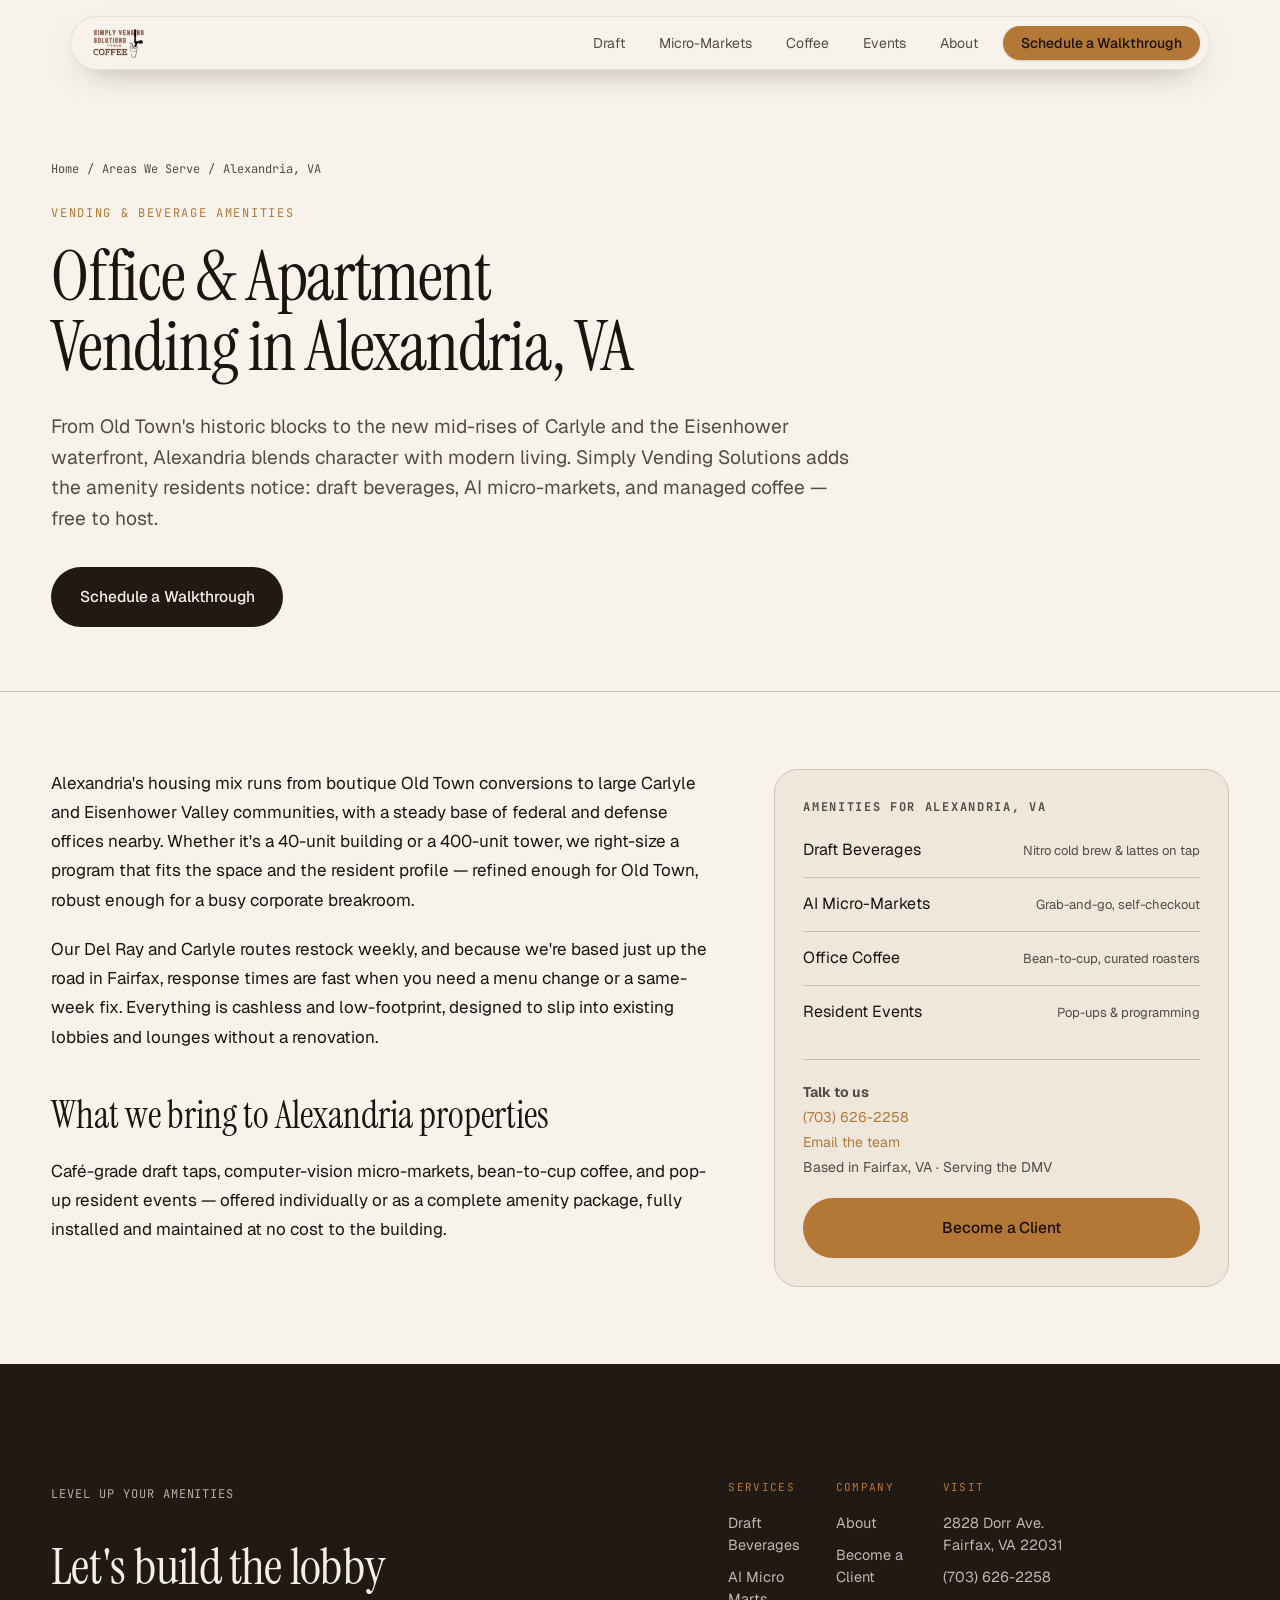
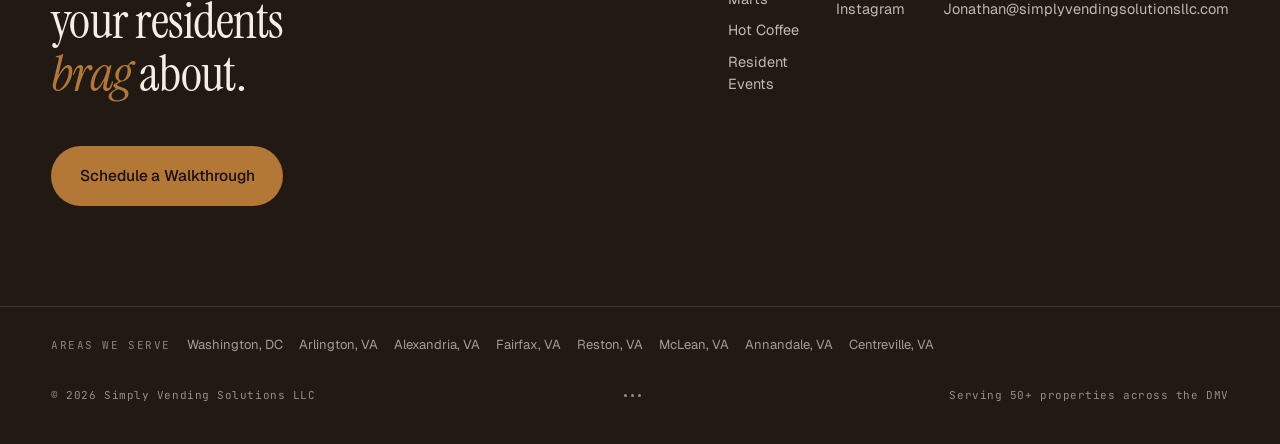
<file: vending/alexandria-va.html>
<!doctype html>
<html lang="en">
<head>
<meta charset="utf-8" />
<script>window.addEventListener("error",function(e){if(e&&e.message&&e.message.indexOf("ResizeObserver loop")!==-1){e.stopImmediatePropagation();e.preventDefault();}});</script>
<meta name="viewport" content="width=device-width, initial-scale=1" />
<meta name="theme-color" content="#f6efe4" />
<title>Office &amp; Apartment Vending in Alexandria, VA | Simply Vending Solutions</title>
<meta name="description" content="Free-to-host draft beverages, AI micro-markets, office coffee and resident events for Alexandria, VA — Old Town, Carlyle, Del Ray and the Eisenhower waterfront. Cashless, restocked weekly." />
<link rel="canonical" href="https://simplyvendingsolutionsllc.com/vending/alexandria-va.html" />
<meta name="robots" content="index, follow, max-image-preview:large, max-snippet:-1, max-video-preview:-1" />
<meta property="og:type" content="website" />
<meta property="og:site_name" content="Simply Vending Solutions" />
<meta property="og:title" content="Office &amp; Apartment Vending in Alexandria, VA | Simply Vending Solutions" />
<meta property="og:description" content="Free-to-host draft beverages, AI micro-markets, office coffee and resident events for Alexandria, VA — Old Town, Carlyle, Del Ray and the Eisenhower waterfront. Cashless, restocked weekly." />
<meta property="og:url" content="https://simplyvendingsolutionsllc.com/vending/alexandria-va.html" />
<meta property="og:image" content="https://simplyvendingsolutionsllc.com/assets/og-image.jpg" />
<meta property="og:locale" content="en_US" />
<meta name="twitter:card" content="summary_large_image" />
<meta name="twitter:title" content="Office &amp; Apartment Vending in Alexandria, VA | Simply Vending Solutions" />
<meta name="twitter:description" content="Free-to-host draft beverages, AI micro-markets, office coffee and resident events for Alexandria, VA — Old Town, Carlyle, Del Ray and the Eisenhower waterfront. Cashless, restocked weekly." />
<meta name="twitter:image" content="https://simplyvendingsolutionsllc.com/assets/og-image.jpg" />
<script type="application/ld+json">{"@context":"https://schema.org","@type":"LocalBusiness","@id":"https://simplyvendingsolutionsllc.com/#business","name":"Simply Vending Solutions LLC","image":"https://simplyvendingsolutionsllc.com/assets/og-image.jpg","logo":"https://simplyvendingsolutionsllc.com/assets/svs-logo-full-trim.png","url":"https://simplyvendingsolutionsllc.com/","email":"Jonathan@simplyvendingsolutionsllc.com","telephone":"+1-703-626-2258","priceRange":"$$","foundingDate":"2014","address":{"@type":"PostalAddress","streetAddress":"2828 Dorr Ave","addressLocality":"Fairfax","addressRegion":"VA","postalCode":"22031","addressCountry":"US"},"areaServed":[{"@type":"City","name":"Washington, DC"},{"@type":"City","name":"Arlington, VA"},{"@type":"City","name":"Alexandria, VA"},{"@type":"City","name":"Fairfax, VA"},{"@type":"City","name":"Reston, VA"},{"@type":"City","name":"McLean, VA"},{"@type":"City","name":"Annandale, VA"},{"@type":"City","name":"Centreville, VA"}],"sameAs":["https://www.instagram.com/simplyvendingsolutionsllc/"]}</script>
<script type="application/ld+json">{"@context":"https://schema.org","@type":"Service","serviceType":"Office &amp; Apartment Beverage and Vending Amenities","name":"Vending & Beverage Amenities in Alexandria, VA","description":"Free-to-host draft beverages, AI micro-markets, office coffee and resident events for Alexandria, VA — Old Town, Carlyle, Del Ray and the Eisenhower waterfront. Cashless, restocked weekly.","provider":{"@type":"LocalBusiness","@id":"https://simplyvendingsolutionsllc.com/#business","name":"Simply Vending Solutions LLC"},"areaServed":{"@type":"City","name":"Alexandria, VA"},"url":"https://simplyvendingsolutionsllc.com/vending/alexandria-va.html"}</script>
<script type="application/ld+json">{"@context":"https://schema.org","@type":"BreadcrumbList","itemListElement":[{"@type":"ListItem","position":1,"name":"Home","item":"https://simplyvendingsolutionsllc.com/"},{"@type":"ListItem","position":2,"name":"Alexandria, VA","item":"https://simplyvendingsolutionsllc.com/vending/alexandria-va.html"}]}</script>
<script async src="https://www.googletagmanager.com/gtag/js?id=G-VSLWJH6SY0"></script>
<script>window.dataLayer=window.dataLayer||[];function gtag(){dataLayer.push(arguments);}gtag('js',new Date());gtag('config','G-VSLWJH6SY0');</script>
<script>(function(){var l=document.createElement('link');l.rel='stylesheet';l.href='../assets/svs-app.css'+(location.search||'');document.head.appendChild(l);})();</script>
</head>
<body>
<header class="svs-cp-nav">
<div class="svs-cp-nav-inner">
<a href="../index.html" class="svs-cp-nav-logo" aria-label="Simply Vending Solutions — home"><img data-src="../assets/svs-logo-full-trim.png" alt="Simply Vending Solutions" /></a>
<nav class="svs-cp-nav-links" aria-label="Primary"><a href="../services/draft-beverages.html">Draft</a><a href="../services/micro-markets.html">Micro-Markets</a><a href="../services/coffee-service.html">Coffee</a><a href="../services/events-catering.html">Events</a><a href="../about.html">About</a><a href="../contact.html" class="svs-cp-nav-cta">Schedule a Walkthrough</a></nav>
</div>
</header>
<main class="svs-cp">
<section class="svs-cp-hero">
<div class="svs-container">
<nav class="svs-cp-crumb" aria-label="Breadcrumb"><a href="../index.html">Home</a><span>/</span><span>Areas We Serve</span><span>/</span><span>Alexandria, VA</span></nav>
<div class="svs-cp-eyebrow">Vending &amp; Beverage Amenities</div>
<h1 class="svs-display-lg">Office &amp; Apartment Vending in Alexandria, VA</h1>
<p class="svs-cp-lede">From Old Town's historic blocks to the new mid-rises of Carlyle and the Eisenhower waterfront, Alexandria blends character with modern living. Simply Vending Solutions adds the amenity residents notice: draft beverages, AI micro-markets, and managed coffee — free to host.</p>
<a href="../contact.html" class="svs-btn svs-btn--dark svs-btn--lg">Schedule a Walkthrough</a>
</div>
</section>
<section class="svs-cp-body">
<div class="svs-container">
<div class="svs-cp-grid">
<div class="svs-cp-prose"><p>Alexandria's housing mix runs from boutique Old Town conversions to large Carlyle and Eisenhower Valley communities, with a steady base of federal and defense offices nearby. Whether it's a 40-unit building or a 400-unit tower, we right-size a program that fits the space and the resident profile — refined enough for Old Town, robust enough for a busy corporate breakroom.</p>
<p>Our Del Ray and Carlyle routes restock weekly, and because we're based just up the road in Fairfax, response times are fast when you need a menu change or a same-week fix. Everything is cashless and low-footprint, designed to slip into existing lobbies and lounges without a renovation.</p>
<h2>What we bring to Alexandria properties</h2>
<p>Café-grade draft taps, computer-vision micro-markets, bean-to-cup coffee, and pop-up resident events — offered individually or as a complete amenity package, fully installed and maintained at no cost to the building.</p></div>
<aside class="svs-cp-aside">
<h3>Amenities for Alexandria, VA</h3>
<div class="svs-cp-svc"><a href="../services/draft-beverages.html">Draft Beverages<span>Nitro cold brew &amp; lattes on tap</span></a><a href="../services/micro-markets.html">AI Micro-Markets<span>Grab-and-go, self-checkout</span></a><a href="../services/coffee-service.html">Office Coffee<span>Bean-to-cup, curated roasters</span></a><a href="../services/events-catering.html">Resident Events<span>Pop-ups &amp; programming</span></a></div>
<div class="svs-cp-contact"><strong>Talk to us</strong><br/><a href="tel:+17036262258">(703) 626-2258</a><br/><a href="mailto:Jonathan@simplyvendingsolutionsllc.com">Email the team</a><br/>Based in Fairfax, VA · Serving the DMV</div>
<div class="svs-cp-cta-row"><a href="../contact.html" class="svs-btn svs-btn--accent svs-btn--lg" style="width:100%;justify-content:center;">Become a Client</a></div>
</aside>
</div>
</div>
</section>
<footer class="svs-footer">
<div class="svs-footer-top">
<div class="svs-footer-lede"><div class="svs-eyebrow svs-eyebrow--onDeep">Level up your amenities</div><h2 class="svs-display-md">Let's build the lobby your residents <em>brag</em> about.</h2><a href="../contact.html" class="svs-btn svs-btn--accent svs-btn--lg">Schedule a Walkthrough</a></div>
<div class="svs-footer-meta">
<div class="svs-footer-col"><div class="svs-footer-label">Services</div><a href="../services/draft-beverages.html">Draft Beverages</a><a href="../services/micro-markets.html">AI Micro Marts</a><a href="../services/coffee-service.html">Hot Coffee</a><a href="../services/events-catering.html">Resident Events</a></div>
<div class="svs-footer-col"><div class="svs-footer-label">Company</div><a href="../about.html">About</a><a href="../contact.html">Become a Client</a><a href="https://www.instagram.com/simplyvendingsolutionsllc/" target="_blank" rel="noreferrer">Instagram</a></div>
<div class="svs-footer-col"><div class="svs-footer-label">Visit</div><p>2828 Dorr Ave.<br/>Fairfax, VA 22031</p><a href="tel:+17036262258">(703) 626-2258</a><a href="mailto:Jonathan@simplyvendingsolutionsllc.com">Jonathan@simplyvendingsolutionsllc.com</a></div>
</div></div>
<nav class="svs-footer-areas" aria-label="Service areas"><span class="svs-footer-areas-label">Areas we serve</span><span class="svs-footer-areas-links"><a href="washington-dc.html">Washington, DC</a><a href="arlington-va.html">Arlington, VA</a><a href="alexandria-va.html">Alexandria, VA</a><a href="fairfax-va.html">Fairfax, VA</a><a href="reston-va.html">Reston, VA</a><a href="mclean-va.html">McLean, VA</a><a href="annandale-va.html">Annandale, VA</a><a href="centreville-va.html">Centreville, VA</a></span></nav>
<div class="svs-footer-bot"><span>&copy; 2026 Simply Vending Solutions LLC</span><span class="svs-footer-dots"><i></i><i></i><i></i></span><span>Serving 50+ properties across the DMV</span></div>
</footer>
</main>
<script>(function(){var n=document.querySelector('.svs-cp-nav');if(n){var f=function(){n.classList.toggle('is-scrolled',window.scrollY>8);};f();window.addEventListener('scroll',f,{passive:true});}})();</script>
<script>(function(){var qs=location.search||'';
document.querySelectorAll('img[data-src]').forEach(function(i){var s=i.getAttribute('data-src');i.src=s+(s.indexOf('?')===-1?qs:'');});
if(!qs)return;
document.querySelectorAll('a[href]').forEach(function(a){var h=a.getAttribute('href');if(!h||/^(https?:|tel:|mailto:|#)/i.test(h)||h.indexOf('?')!==-1)return;a.setAttribute('href',h+qs);});
})();</script>
</body>
</html>
</file>
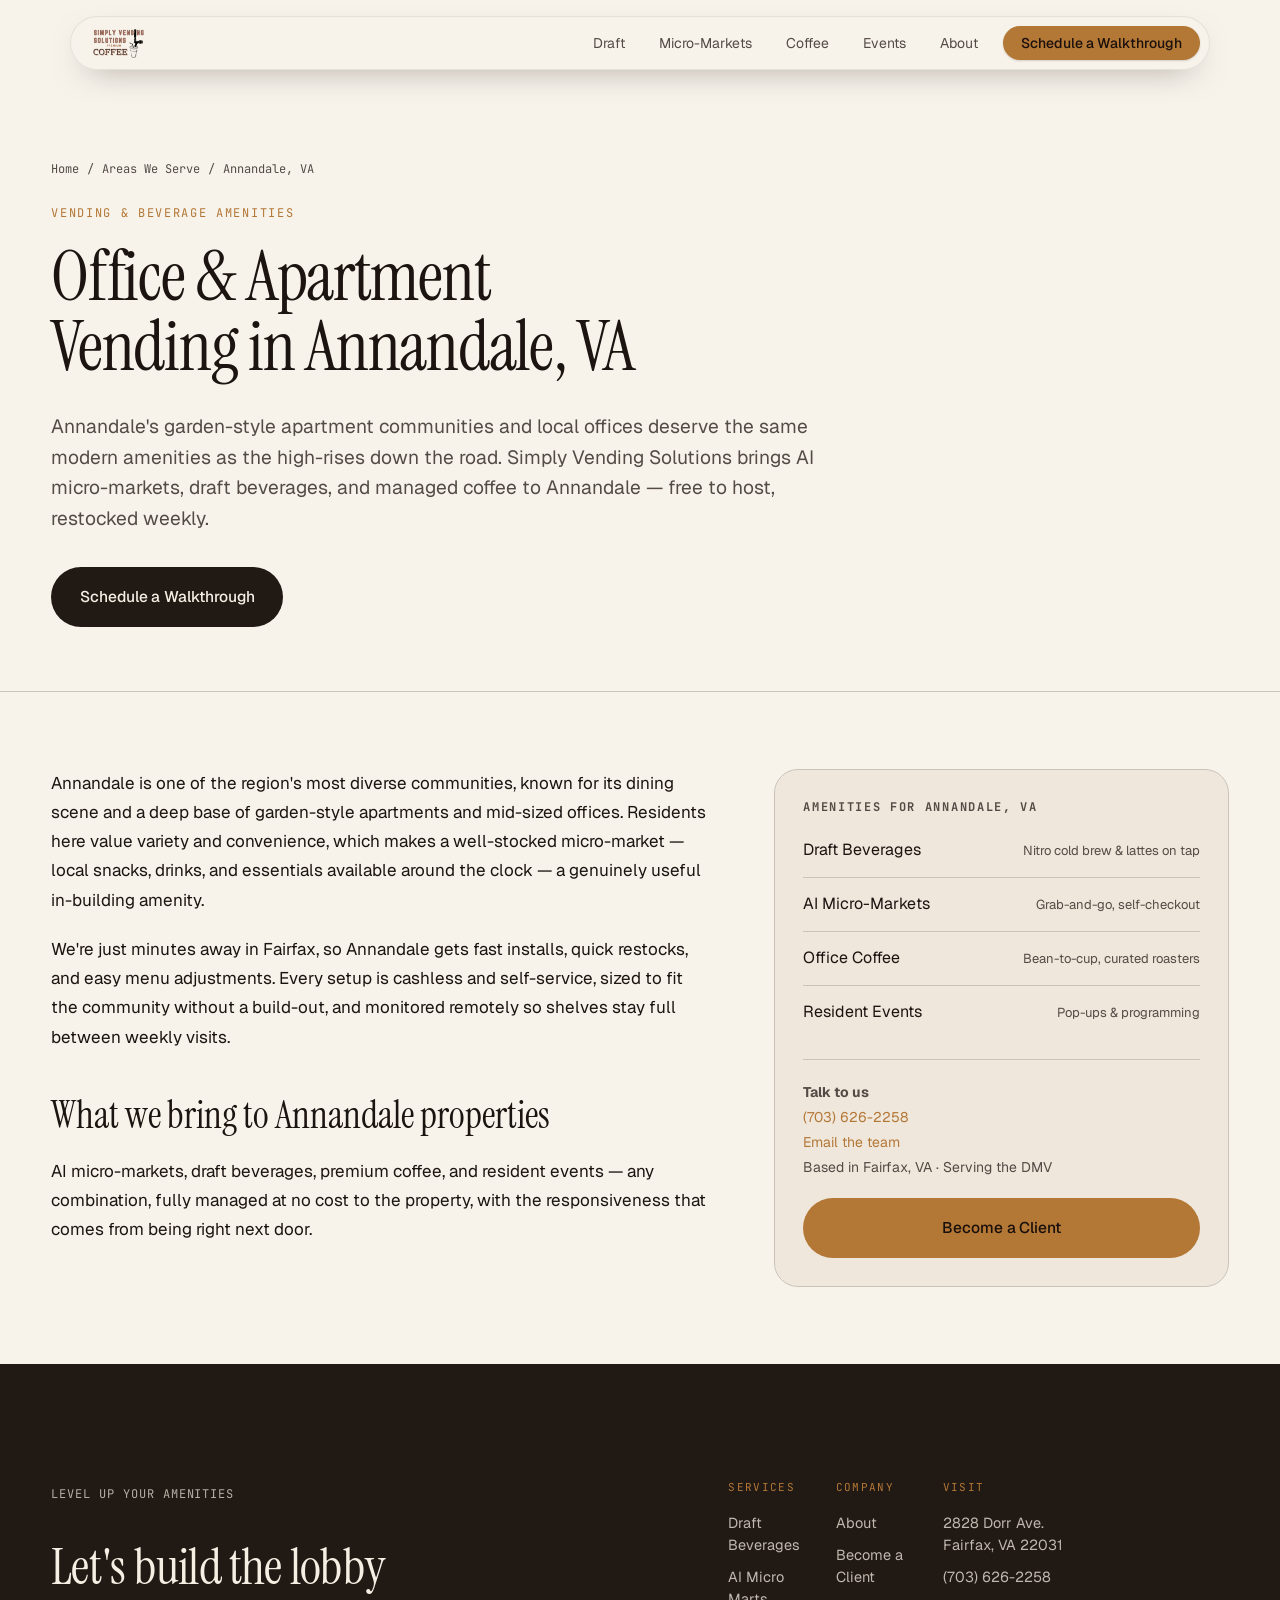
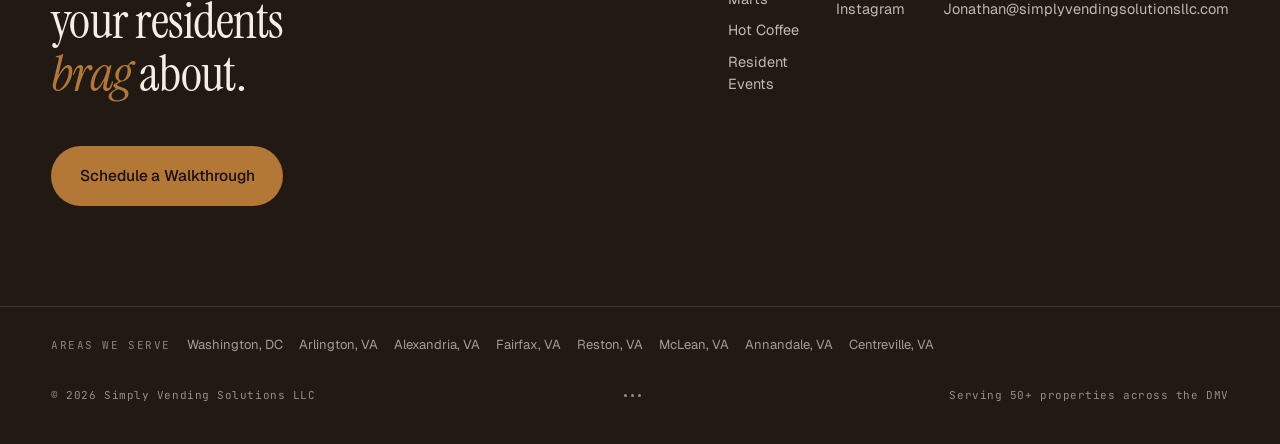
<file: vending/annandale-va.html>
<!doctype html>
<html lang="en">
<head>
<meta charset="utf-8" />
<script>window.addEventListener("error",function(e){if(e&&e.message&&e.message.indexOf("ResizeObserver loop")!==-1){e.stopImmediatePropagation();e.preventDefault();}});</script>
<meta name="viewport" content="width=device-width, initial-scale=1" />
<meta name="theme-color" content="#f6efe4" />
<title>Office &amp; Apartment Vending in Annandale, VA | Simply Vending Solutions</title>
<meta name="description" content="Free-to-host AI micro-markets, draft beverages, office coffee and resident events for Annandale, VA apartment communities and offices. Cashless, restocked weekly, fast local service from nearby Fairfax." />
<link rel="canonical" href="https://simplyvendingsolutionsllc.com/vending/annandale-va.html" />
<meta name="robots" content="index, follow, max-image-preview:large, max-snippet:-1, max-video-preview:-1" />
<meta property="og:type" content="website" />
<meta property="og:site_name" content="Simply Vending Solutions" />
<meta property="og:title" content="Office &amp; Apartment Vending in Annandale, VA | Simply Vending Solutions" />
<meta property="og:description" content="Free-to-host AI micro-markets, draft beverages, office coffee and resident events for Annandale, VA apartment communities and offices. Cashless, restocked weekly, fast local service from nearby Fairfax." />
<meta property="og:url" content="https://simplyvendingsolutionsllc.com/vending/annandale-va.html" />
<meta property="og:image" content="https://simplyvendingsolutionsllc.com/assets/og-image.jpg" />
<meta property="og:locale" content="en_US" />
<meta name="twitter:card" content="summary_large_image" />
<meta name="twitter:title" content="Office &amp; Apartment Vending in Annandale, VA | Simply Vending Solutions" />
<meta name="twitter:description" content="Free-to-host AI micro-markets, draft beverages, office coffee and resident events for Annandale, VA apartment communities and offices. Cashless, restocked weekly, fast local service from nearby Fairfax." />
<meta name="twitter:image" content="https://simplyvendingsolutionsllc.com/assets/og-image.jpg" />
<script type="application/ld+json">{"@context":"https://schema.org","@type":"LocalBusiness","@id":"https://simplyvendingsolutionsllc.com/#business","name":"Simply Vending Solutions LLC","image":"https://simplyvendingsolutionsllc.com/assets/og-image.jpg","logo":"https://simplyvendingsolutionsllc.com/assets/svs-logo-full-trim.png","url":"https://simplyvendingsolutionsllc.com/","email":"Jonathan@simplyvendingsolutionsllc.com","telephone":"+1-703-626-2258","priceRange":"$$","foundingDate":"2014","address":{"@type":"PostalAddress","streetAddress":"2828 Dorr Ave","addressLocality":"Fairfax","addressRegion":"VA","postalCode":"22031","addressCountry":"US"},"areaServed":[{"@type":"City","name":"Washington, DC"},{"@type":"City","name":"Arlington, VA"},{"@type":"City","name":"Alexandria, VA"},{"@type":"City","name":"Fairfax, VA"},{"@type":"City","name":"Reston, VA"},{"@type":"City","name":"McLean, VA"},{"@type":"City","name":"Annandale, VA"},{"@type":"City","name":"Centreville, VA"}],"sameAs":["https://www.instagram.com/simplyvendingsolutionsllc/"]}</script>
<script type="application/ld+json">{"@context":"https://schema.org","@type":"Service","serviceType":"Office &amp; Apartment Beverage and Vending Amenities","name":"Vending & Beverage Amenities in Annandale, VA","description":"Free-to-host AI micro-markets, draft beverages, office coffee and resident events for Annandale, VA apartment communities and offices. Cashless, restocked weekly, fast local service from nearby Fairfax.","provider":{"@type":"LocalBusiness","@id":"https://simplyvendingsolutionsllc.com/#business","name":"Simply Vending Solutions LLC"},"areaServed":{"@type":"City","name":"Annandale, VA"},"url":"https://simplyvendingsolutionsllc.com/vending/annandale-va.html"}</script>
<script type="application/ld+json">{"@context":"https://schema.org","@type":"BreadcrumbList","itemListElement":[{"@type":"ListItem","position":1,"name":"Home","item":"https://simplyvendingsolutionsllc.com/"},{"@type":"ListItem","position":2,"name":"Annandale, VA","item":"https://simplyvendingsolutionsllc.com/vending/annandale-va.html"}]}</script>
<script async src="https://www.googletagmanager.com/gtag/js?id=G-VSLWJH6SY0"></script>
<script>window.dataLayer=window.dataLayer||[];function gtag(){dataLayer.push(arguments);}gtag('js',new Date());gtag('config','G-VSLWJH6SY0');</script>
<script>(function(){var l=document.createElement('link');l.rel='stylesheet';l.href='../assets/svs-app.css'+(location.search||'');document.head.appendChild(l);})();</script>
</head>
<body>
<header class="svs-cp-nav">
<div class="svs-cp-nav-inner">
<a href="../index.html" class="svs-cp-nav-logo" aria-label="Simply Vending Solutions — home"><img data-src="../assets/svs-logo-full-trim.png" alt="Simply Vending Solutions" /></a>
<nav class="svs-cp-nav-links" aria-label="Primary"><a href="../services/draft-beverages.html">Draft</a><a href="../services/micro-markets.html">Micro-Markets</a><a href="../services/coffee-service.html">Coffee</a><a href="../services/events-catering.html">Events</a><a href="../about.html">About</a><a href="../contact.html" class="svs-cp-nav-cta">Schedule a Walkthrough</a></nav>
</div>
</header>
<main class="svs-cp">
<section class="svs-cp-hero">
<div class="svs-container">
<nav class="svs-cp-crumb" aria-label="Breadcrumb"><a href="../index.html">Home</a><span>/</span><span>Areas We Serve</span><span>/</span><span>Annandale, VA</span></nav>
<div class="svs-cp-eyebrow">Vending &amp; Beverage Amenities</div>
<h1 class="svs-display-lg">Office &amp; Apartment Vending in Annandale, VA</h1>
<p class="svs-cp-lede">Annandale's garden-style apartment communities and local offices deserve the same modern amenities as the high-rises down the road. Simply Vending Solutions brings AI micro-markets, draft beverages, and managed coffee to Annandale — free to host, restocked weekly.</p>
<a href="../contact.html" class="svs-btn svs-btn--dark svs-btn--lg">Schedule a Walkthrough</a>
</div>
</section>
<section class="svs-cp-body">
<div class="svs-container">
<div class="svs-cp-grid">
<div class="svs-cp-prose"><p>Annandale is one of the region's most diverse communities, known for its dining scene and a deep base of garden-style apartments and mid-sized offices. Residents here value variety and convenience, which makes a well-stocked micro-market — local snacks, drinks, and essentials available around the clock — a genuinely useful in-building amenity.</p>
<p>We're just minutes away in Fairfax, so Annandale gets fast installs, quick restocks, and easy menu adjustments. Every setup is cashless and self-service, sized to fit the community without a build-out, and monitored remotely so shelves stay full between weekly visits.</p>
<h2>What we bring to Annandale properties</h2>
<p>AI micro-markets, draft beverages, premium coffee, and resident events — any combination, fully managed at no cost to the property, with the responsiveness that comes from being right next door.</p></div>
<aside class="svs-cp-aside">
<h3>Amenities for Annandale, VA</h3>
<div class="svs-cp-svc"><a href="../services/draft-beverages.html">Draft Beverages<span>Nitro cold brew &amp; lattes on tap</span></a><a href="../services/micro-markets.html">AI Micro-Markets<span>Grab-and-go, self-checkout</span></a><a href="../services/coffee-service.html">Office Coffee<span>Bean-to-cup, curated roasters</span></a><a href="../services/events-catering.html">Resident Events<span>Pop-ups &amp; programming</span></a></div>
<div class="svs-cp-contact"><strong>Talk to us</strong><br/><a href="tel:+17036262258">(703) 626-2258</a><br/><a href="mailto:Jonathan@simplyvendingsolutionsllc.com">Email the team</a><br/>Based in Fairfax, VA · Serving the DMV</div>
<div class="svs-cp-cta-row"><a href="../contact.html" class="svs-btn svs-btn--accent svs-btn--lg" style="width:100%;justify-content:center;">Become a Client</a></div>
</aside>
</div>
</div>
</section>
<footer class="svs-footer">
<div class="svs-footer-top">
<div class="svs-footer-lede"><div class="svs-eyebrow svs-eyebrow--onDeep">Level up your amenities</div><h2 class="svs-display-md">Let's build the lobby your residents <em>brag</em> about.</h2><a href="../contact.html" class="svs-btn svs-btn--accent svs-btn--lg">Schedule a Walkthrough</a></div>
<div class="svs-footer-meta">
<div class="svs-footer-col"><div class="svs-footer-label">Services</div><a href="../services/draft-beverages.html">Draft Beverages</a><a href="../services/micro-markets.html">AI Micro Marts</a><a href="../services/coffee-service.html">Hot Coffee</a><a href="../services/events-catering.html">Resident Events</a></div>
<div class="svs-footer-col"><div class="svs-footer-label">Company</div><a href="../about.html">About</a><a href="../contact.html">Become a Client</a><a href="https://www.instagram.com/simplyvendingsolutionsllc/" target="_blank" rel="noreferrer">Instagram</a></div>
<div class="svs-footer-col"><div class="svs-footer-label">Visit</div><p>2828 Dorr Ave.<br/>Fairfax, VA 22031</p><a href="tel:+17036262258">(703) 626-2258</a><a href="mailto:Jonathan@simplyvendingsolutionsllc.com">Jonathan@simplyvendingsolutionsllc.com</a></div>
</div></div>
<nav class="svs-footer-areas" aria-label="Service areas"><span class="svs-footer-areas-label">Areas we serve</span><span class="svs-footer-areas-links"><a href="washington-dc.html">Washington, DC</a><a href="arlington-va.html">Arlington, VA</a><a href="alexandria-va.html">Alexandria, VA</a><a href="fairfax-va.html">Fairfax, VA</a><a href="reston-va.html">Reston, VA</a><a href="mclean-va.html">McLean, VA</a><a href="annandale-va.html">Annandale, VA</a><a href="centreville-va.html">Centreville, VA</a></span></nav>
<div class="svs-footer-bot"><span>&copy; 2026 Simply Vending Solutions LLC</span><span class="svs-footer-dots"><i></i><i></i><i></i></span><span>Serving 50+ properties across the DMV</span></div>
</footer>
</main>
<script>(function(){var n=document.querySelector('.svs-cp-nav');if(n){var f=function(){n.classList.toggle('is-scrolled',window.scrollY>8);};f();window.addEventListener('scroll',f,{passive:true});}})();</script>
<script>(function(){var qs=location.search||'';
document.querySelectorAll('img[data-src]').forEach(function(i){var s=i.getAttribute('data-src');i.src=s+(s.indexOf('?')===-1?qs:'');});
if(!qs)return;
document.querySelectorAll('a[href]').forEach(function(a){var h=a.getAttribute('href');if(!h||/^(https?:|tel:|mailto:|#)/i.test(h)||h.indexOf('?')!==-1)return;a.setAttribute('href',h+qs);});
})();</script>
</body>
</html>
</file>
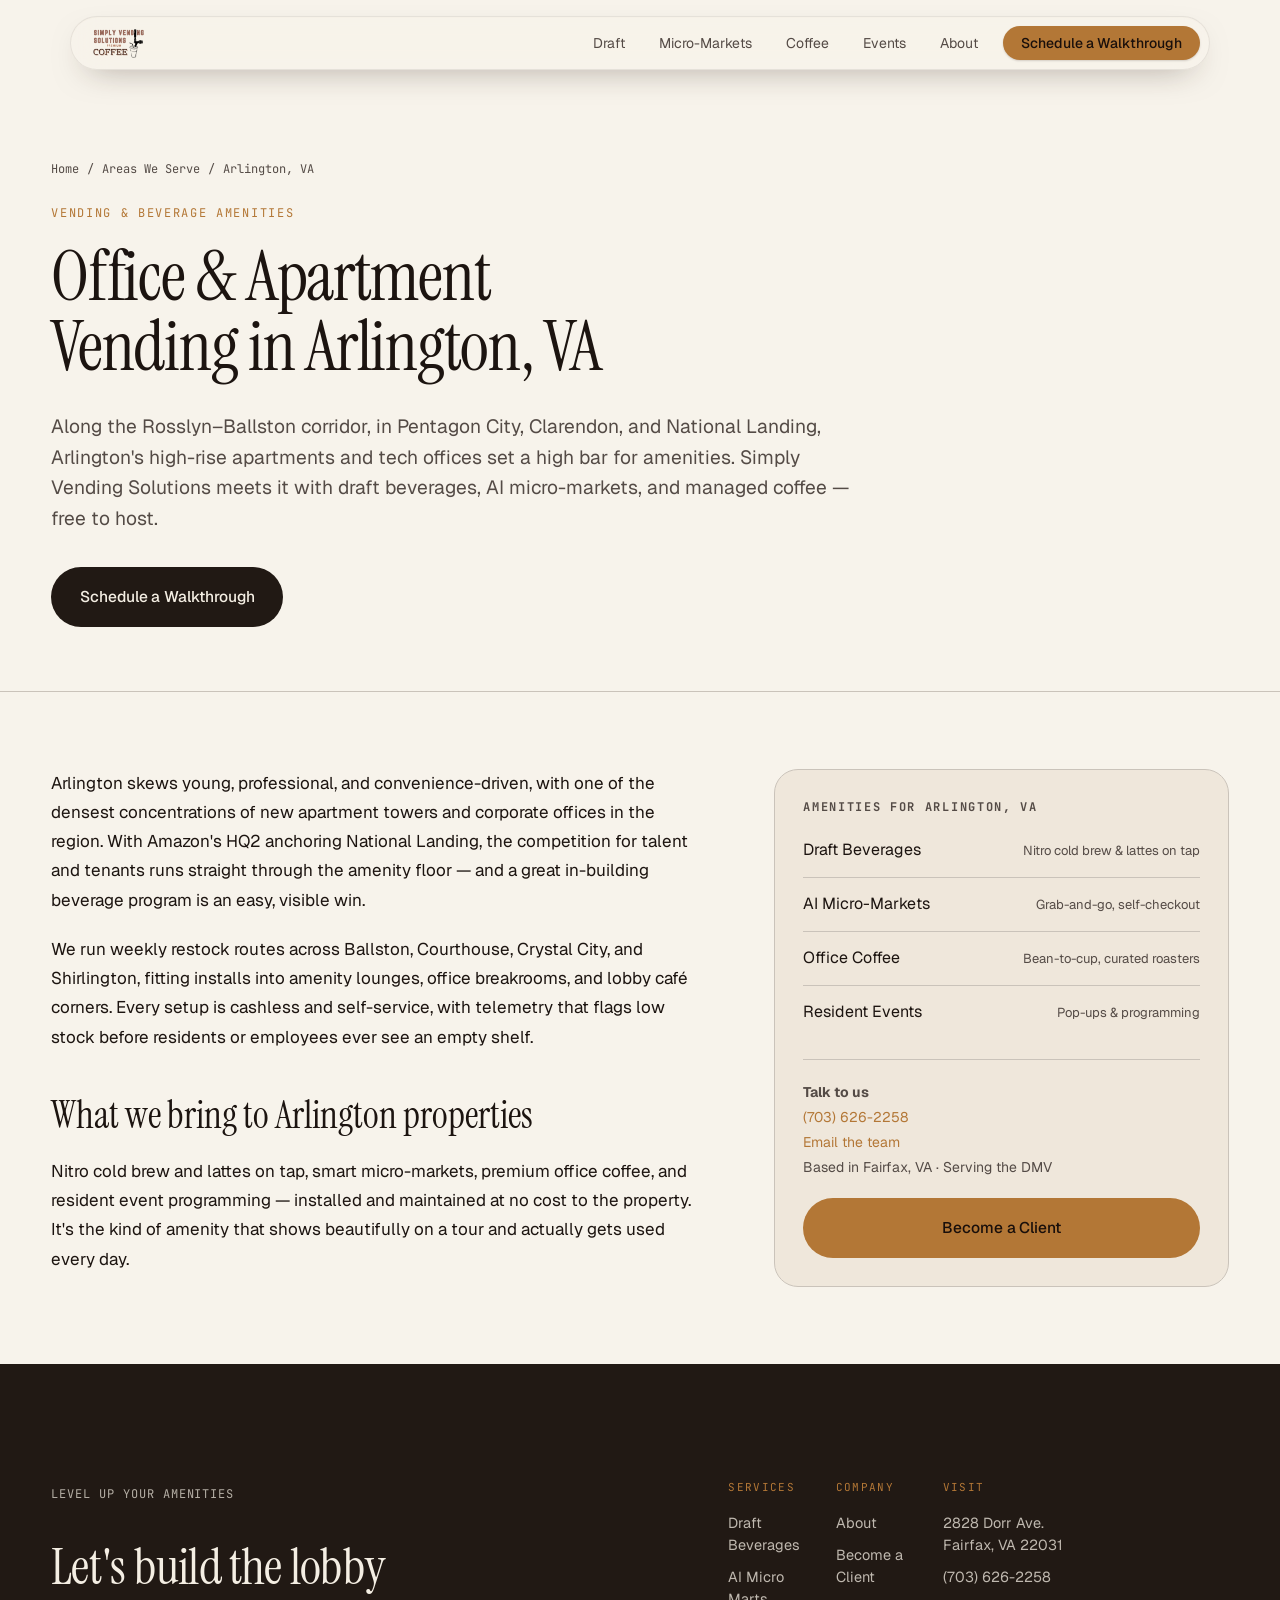
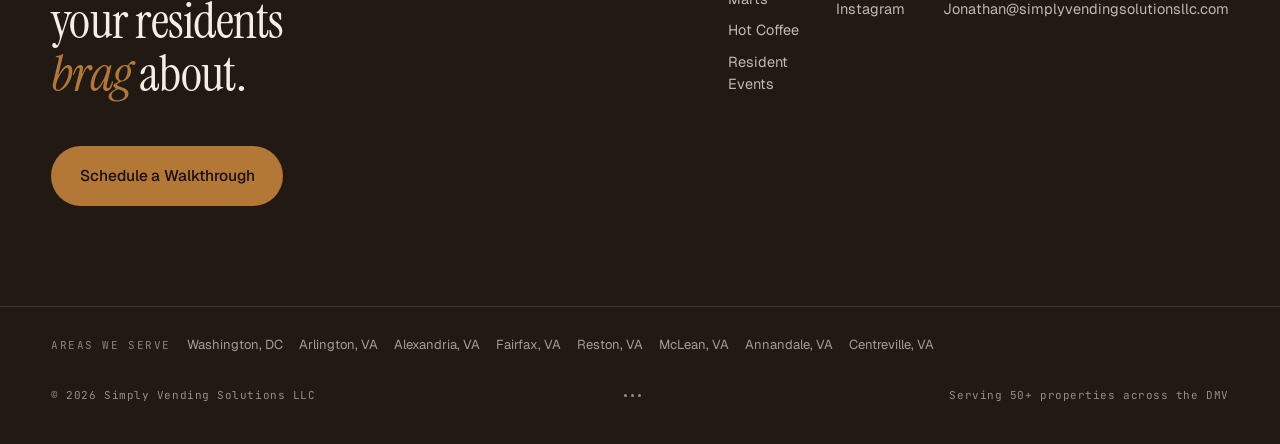
<file: vending/arlington-va.html>
<!doctype html>
<html lang="en">
<head>
<meta charset="utf-8" />
<script>window.addEventListener("error",function(e){if(e&&e.message&&e.message.indexOf("ResizeObserver loop")!==-1){e.stopImmediatePropagation();e.preventDefault();}});</script>
<meta name="viewport" content="width=device-width, initial-scale=1" />
<meta name="theme-color" content="#f6efe4" />
<title>Office &amp; Apartment Vending in Arlington, VA | Simply Vending Solutions</title>
<meta name="description" content="Draft beverages, AI micro-markets, office coffee and resident events for Arlington, VA — Rosslyn-Ballston, Pentagon City, Clarendon and National Landing. Free-to-host, cashless, restocked weekly." />
<link rel="canonical" href="https://simplyvendingsolutionsllc.com/vending/arlington-va.html" />
<meta name="robots" content="index, follow, max-image-preview:large, max-snippet:-1, max-video-preview:-1" />
<meta property="og:type" content="website" />
<meta property="og:site_name" content="Simply Vending Solutions" />
<meta property="og:title" content="Office &amp; Apartment Vending in Arlington, VA | Simply Vending Solutions" />
<meta property="og:description" content="Draft beverages, AI micro-markets, office coffee and resident events for Arlington, VA — Rosslyn-Ballston, Pentagon City, Clarendon and National Landing. Free-to-host, cashless, restocked weekly." />
<meta property="og:url" content="https://simplyvendingsolutionsllc.com/vending/arlington-va.html" />
<meta property="og:image" content="https://simplyvendingsolutionsllc.com/assets/og-image.jpg" />
<meta property="og:locale" content="en_US" />
<meta name="twitter:card" content="summary_large_image" />
<meta name="twitter:title" content="Office &amp; Apartment Vending in Arlington, VA | Simply Vending Solutions" />
<meta name="twitter:description" content="Draft beverages, AI micro-markets, office coffee and resident events for Arlington, VA — Rosslyn-Ballston, Pentagon City, Clarendon and National Landing. Free-to-host, cashless, restocked weekly." />
<meta name="twitter:image" content="https://simplyvendingsolutionsllc.com/assets/og-image.jpg" />
<script type="application/ld+json">{"@context":"https://schema.org","@type":"LocalBusiness","@id":"https://simplyvendingsolutionsllc.com/#business","name":"Simply Vending Solutions LLC","image":"https://simplyvendingsolutionsllc.com/assets/og-image.jpg","logo":"https://simplyvendingsolutionsllc.com/assets/svs-logo-full-trim.png","url":"https://simplyvendingsolutionsllc.com/","email":"Jonathan@simplyvendingsolutionsllc.com","telephone":"+1-703-626-2258","priceRange":"$$","foundingDate":"2014","address":{"@type":"PostalAddress","streetAddress":"2828 Dorr Ave","addressLocality":"Fairfax","addressRegion":"VA","postalCode":"22031","addressCountry":"US"},"areaServed":[{"@type":"City","name":"Washington, DC"},{"@type":"City","name":"Arlington, VA"},{"@type":"City","name":"Alexandria, VA"},{"@type":"City","name":"Fairfax, VA"},{"@type":"City","name":"Reston, VA"},{"@type":"City","name":"McLean, VA"},{"@type":"City","name":"Annandale, VA"},{"@type":"City","name":"Centreville, VA"}],"sameAs":["https://www.instagram.com/simplyvendingsolutionsllc/"]}</script>
<script type="application/ld+json">{"@context":"https://schema.org","@type":"Service","serviceType":"Office &amp; Apartment Beverage and Vending Amenities","name":"Vending & Beverage Amenities in Arlington, VA","description":"Draft beverages, AI micro-markets, office coffee and resident events for Arlington, VA — Rosslyn-Ballston, Pentagon City, Clarendon and National Landing. Free-to-host, cashless, restocked weekly.","provider":{"@type":"LocalBusiness","@id":"https://simplyvendingsolutionsllc.com/#business","name":"Simply Vending Solutions LLC"},"areaServed":{"@type":"City","name":"Arlington, VA"},"url":"https://simplyvendingsolutionsllc.com/vending/arlington-va.html"}</script>
<script type="application/ld+json">{"@context":"https://schema.org","@type":"BreadcrumbList","itemListElement":[{"@type":"ListItem","position":1,"name":"Home","item":"https://simplyvendingsolutionsllc.com/"},{"@type":"ListItem","position":2,"name":"Arlington, VA","item":"https://simplyvendingsolutionsllc.com/vending/arlington-va.html"}]}</script>
<script async src="https://www.googletagmanager.com/gtag/js?id=G-VSLWJH6SY0"></script>
<script>window.dataLayer=window.dataLayer||[];function gtag(){dataLayer.push(arguments);}gtag('js',new Date());gtag('config','G-VSLWJH6SY0');</script>
<script>(function(){var l=document.createElement('link');l.rel='stylesheet';l.href='../assets/svs-app.css'+(location.search||'');document.head.appendChild(l);})();</script>
</head>
<body>
<header class="svs-cp-nav">
<div class="svs-cp-nav-inner">
<a href="../index.html" class="svs-cp-nav-logo" aria-label="Simply Vending Solutions — home"><img data-src="../assets/svs-logo-full-trim.png" alt="Simply Vending Solutions" /></a>
<nav class="svs-cp-nav-links" aria-label="Primary"><a href="../services/draft-beverages.html">Draft</a><a href="../services/micro-markets.html">Micro-Markets</a><a href="../services/coffee-service.html">Coffee</a><a href="../services/events-catering.html">Events</a><a href="../about.html">About</a><a href="../contact.html" class="svs-cp-nav-cta">Schedule a Walkthrough</a></nav>
</div>
</header>
<main class="svs-cp">
<section class="svs-cp-hero">
<div class="svs-container">
<nav class="svs-cp-crumb" aria-label="Breadcrumb"><a href="../index.html">Home</a><span>/</span><span>Areas We Serve</span><span>/</span><span>Arlington, VA</span></nav>
<div class="svs-cp-eyebrow">Vending &amp; Beverage Amenities</div>
<h1 class="svs-display-lg">Office &amp; Apartment Vending in Arlington, VA</h1>
<p class="svs-cp-lede">Along the Rosslyn–Ballston corridor, in Pentagon City, Clarendon, and National Landing, Arlington's high-rise apartments and tech offices set a high bar for amenities. Simply Vending Solutions meets it with draft beverages, AI micro-markets, and managed coffee — free to host.</p>
<a href="../contact.html" class="svs-btn svs-btn--dark svs-btn--lg">Schedule a Walkthrough</a>
</div>
</section>
<section class="svs-cp-body">
<div class="svs-container">
<div class="svs-cp-grid">
<div class="svs-cp-prose"><p>Arlington skews young, professional, and convenience-driven, with one of the densest concentrations of new apartment towers and corporate offices in the region. With Amazon's HQ2 anchoring National Landing, the competition for talent and tenants runs straight through the amenity floor — and a great in-building beverage program is an easy, visible win.</p>
<p>We run weekly restock routes across Ballston, Courthouse, Crystal City, and Shirlington, fitting installs into amenity lounges, office breakrooms, and lobby café corners. Every setup is cashless and self-service, with telemetry that flags low stock before residents or employees ever see an empty shelf.</p>
<h2>What we bring to Arlington properties</h2>
<p>Nitro cold brew and lattes on tap, smart micro-markets, premium office coffee, and resident event programming — installed and maintained at no cost to the property. It's the kind of amenity that shows beautifully on a tour and actually gets used every day.</p></div>
<aside class="svs-cp-aside">
<h3>Amenities for Arlington, VA</h3>
<div class="svs-cp-svc"><a href="../services/draft-beverages.html">Draft Beverages<span>Nitro cold brew &amp; lattes on tap</span></a><a href="../services/micro-markets.html">AI Micro-Markets<span>Grab-and-go, self-checkout</span></a><a href="../services/coffee-service.html">Office Coffee<span>Bean-to-cup, curated roasters</span></a><a href="../services/events-catering.html">Resident Events<span>Pop-ups &amp; programming</span></a></div>
<div class="svs-cp-contact"><strong>Talk to us</strong><br/><a href="tel:+17036262258">(703) 626-2258</a><br/><a href="mailto:Jonathan@simplyvendingsolutionsllc.com">Email the team</a><br/>Based in Fairfax, VA · Serving the DMV</div>
<div class="svs-cp-cta-row"><a href="../contact.html" class="svs-btn svs-btn--accent svs-btn--lg" style="width:100%;justify-content:center;">Become a Client</a></div>
</aside>
</div>
</div>
</section>
<footer class="svs-footer">
<div class="svs-footer-top">
<div class="svs-footer-lede"><div class="svs-eyebrow svs-eyebrow--onDeep">Level up your amenities</div><h2 class="svs-display-md">Let's build the lobby your residents <em>brag</em> about.</h2><a href="../contact.html" class="svs-btn svs-btn--accent svs-btn--lg">Schedule a Walkthrough</a></div>
<div class="svs-footer-meta">
<div class="svs-footer-col"><div class="svs-footer-label">Services</div><a href="../services/draft-beverages.html">Draft Beverages</a><a href="../services/micro-markets.html">AI Micro Marts</a><a href="../services/coffee-service.html">Hot Coffee</a><a href="../services/events-catering.html">Resident Events</a></div>
<div class="svs-footer-col"><div class="svs-footer-label">Company</div><a href="../about.html">About</a><a href="../contact.html">Become a Client</a><a href="https://www.instagram.com/simplyvendingsolutionsllc/" target="_blank" rel="noreferrer">Instagram</a></div>
<div class="svs-footer-col"><div class="svs-footer-label">Visit</div><p>2828 Dorr Ave.<br/>Fairfax, VA 22031</p><a href="tel:+17036262258">(703) 626-2258</a><a href="mailto:Jonathan@simplyvendingsolutionsllc.com">Jonathan@simplyvendingsolutionsllc.com</a></div>
</div></div>
<nav class="svs-footer-areas" aria-label="Service areas"><span class="svs-footer-areas-label">Areas we serve</span><span class="svs-footer-areas-links"><a href="washington-dc.html">Washington, DC</a><a href="arlington-va.html">Arlington, VA</a><a href="alexandria-va.html">Alexandria, VA</a><a href="fairfax-va.html">Fairfax, VA</a><a href="reston-va.html">Reston, VA</a><a href="mclean-va.html">McLean, VA</a><a href="annandale-va.html">Annandale, VA</a><a href="centreville-va.html">Centreville, VA</a></span></nav>
<div class="svs-footer-bot"><span>&copy; 2026 Simply Vending Solutions LLC</span><span class="svs-footer-dots"><i></i><i></i><i></i></span><span>Serving 50+ properties across the DMV</span></div>
</footer>
</main>
<script>(function(){var n=document.querySelector('.svs-cp-nav');if(n){var f=function(){n.classList.toggle('is-scrolled',window.scrollY>8);};f();window.addEventListener('scroll',f,{passive:true});}})();</script>
<script>(function(){var qs=location.search||'';
document.querySelectorAll('img[data-src]').forEach(function(i){var s=i.getAttribute('data-src');i.src=s+(s.indexOf('?')===-1?qs:'');});
if(!qs)return;
document.querySelectorAll('a[href]').forEach(function(a){var h=a.getAttribute('href');if(!h||/^(https?:|tel:|mailto:|#)/i.test(h)||h.indexOf('?')!==-1)return;a.setAttribute('href',h+qs);});
})();</script>
</body>
</html>
</file>
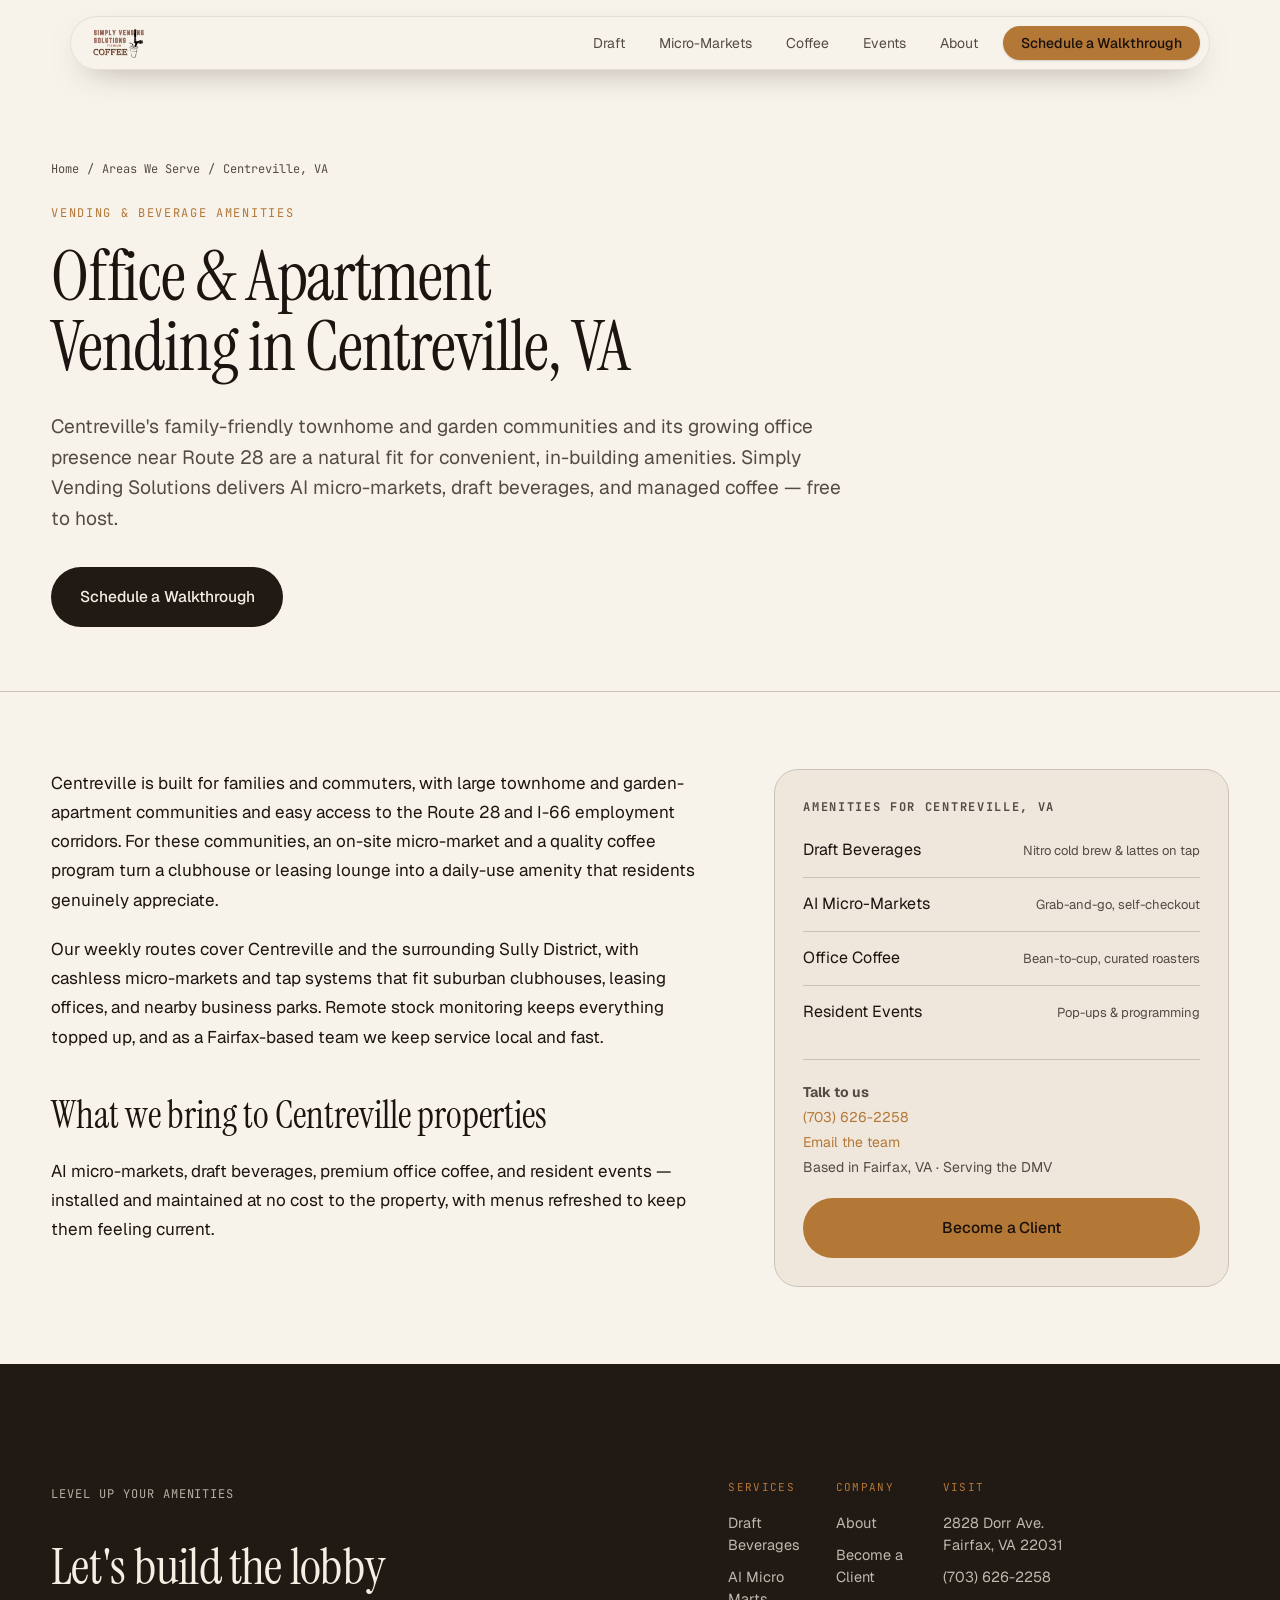
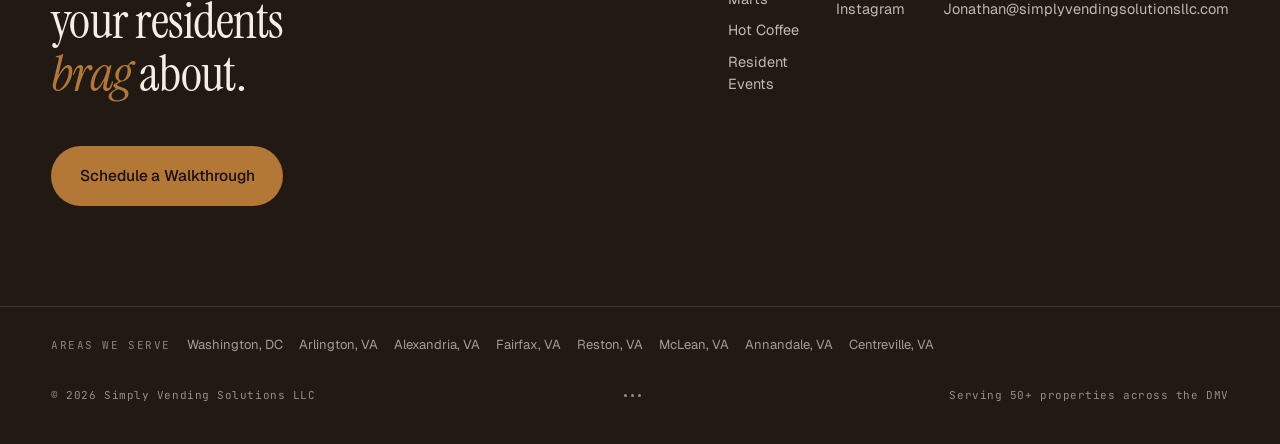
<file: vending/centreville-va.html>
<!doctype html>
<html lang="en">
<head>
<meta charset="utf-8" />
<script>window.addEventListener("error",function(e){if(e&&e.message&&e.message.indexOf("ResizeObserver loop")!==-1){e.stopImmediatePropagation();e.preventDefault();}});</script>
<meta name="viewport" content="width=device-width, initial-scale=1" />
<meta name="theme-color" content="#f6efe4" />
<title>Office &amp; Apartment Vending in Centreville, VA | Simply Vending Solutions</title>
<meta name="description" content="Draft beverages, AI micro-markets, office coffee and resident events for Centreville, VA townhome and garden communities and offices. Free-to-host, cashless, restocked weekly." />
<link rel="canonical" href="https://simplyvendingsolutionsllc.com/vending/centreville-va.html" />
<meta name="robots" content="index, follow, max-image-preview:large, max-snippet:-1, max-video-preview:-1" />
<meta property="og:type" content="website" />
<meta property="og:site_name" content="Simply Vending Solutions" />
<meta property="og:title" content="Office &amp; Apartment Vending in Centreville, VA | Simply Vending Solutions" />
<meta property="og:description" content="Draft beverages, AI micro-markets, office coffee and resident events for Centreville, VA townhome and garden communities and offices. Free-to-host, cashless, restocked weekly." />
<meta property="og:url" content="https://simplyvendingsolutionsllc.com/vending/centreville-va.html" />
<meta property="og:image" content="https://simplyvendingsolutionsllc.com/assets/og-image.jpg" />
<meta property="og:locale" content="en_US" />
<meta name="twitter:card" content="summary_large_image" />
<meta name="twitter:title" content="Office &amp; Apartment Vending in Centreville, VA | Simply Vending Solutions" />
<meta name="twitter:description" content="Draft beverages, AI micro-markets, office coffee and resident events for Centreville, VA townhome and garden communities and offices. Free-to-host, cashless, restocked weekly." />
<meta name="twitter:image" content="https://simplyvendingsolutionsllc.com/assets/og-image.jpg" />
<script type="application/ld+json">{"@context":"https://schema.org","@type":"LocalBusiness","@id":"https://simplyvendingsolutionsllc.com/#business","name":"Simply Vending Solutions LLC","image":"https://simplyvendingsolutionsllc.com/assets/og-image.jpg","logo":"https://simplyvendingsolutionsllc.com/assets/svs-logo-full-trim.png","url":"https://simplyvendingsolutionsllc.com/","email":"Jonathan@simplyvendingsolutionsllc.com","telephone":"+1-703-626-2258","priceRange":"$$","foundingDate":"2014","address":{"@type":"PostalAddress","streetAddress":"2828 Dorr Ave","addressLocality":"Fairfax","addressRegion":"VA","postalCode":"22031","addressCountry":"US"},"areaServed":[{"@type":"City","name":"Washington, DC"},{"@type":"City","name":"Arlington, VA"},{"@type":"City","name":"Alexandria, VA"},{"@type":"City","name":"Fairfax, VA"},{"@type":"City","name":"Reston, VA"},{"@type":"City","name":"McLean, VA"},{"@type":"City","name":"Annandale, VA"},{"@type":"City","name":"Centreville, VA"}],"sameAs":["https://www.instagram.com/simplyvendingsolutionsllc/"]}</script>
<script type="application/ld+json">{"@context":"https://schema.org","@type":"Service","serviceType":"Office &amp; Apartment Beverage and Vending Amenities","name":"Vending & Beverage Amenities in Centreville, VA","description":"Draft beverages, AI micro-markets, office coffee and resident events for Centreville, VA townhome and garden communities and offices. Free-to-host, cashless, restocked weekly.","provider":{"@type":"LocalBusiness","@id":"https://simplyvendingsolutionsllc.com/#business","name":"Simply Vending Solutions LLC"},"areaServed":{"@type":"City","name":"Centreville, VA"},"url":"https://simplyvendingsolutionsllc.com/vending/centreville-va.html"}</script>
<script type="application/ld+json">{"@context":"https://schema.org","@type":"BreadcrumbList","itemListElement":[{"@type":"ListItem","position":1,"name":"Home","item":"https://simplyvendingsolutionsllc.com/"},{"@type":"ListItem","position":2,"name":"Centreville, VA","item":"https://simplyvendingsolutionsllc.com/vending/centreville-va.html"}]}</script>
<script async src="https://www.googletagmanager.com/gtag/js?id=G-VSLWJH6SY0"></script>
<script>window.dataLayer=window.dataLayer||[];function gtag(){dataLayer.push(arguments);}gtag('js',new Date());gtag('config','G-VSLWJH6SY0');</script>
<script>(function(){var l=document.createElement('link');l.rel='stylesheet';l.href='../assets/svs-app.css'+(location.search||'');document.head.appendChild(l);})();</script>
</head>
<body>
<header class="svs-cp-nav">
<div class="svs-cp-nav-inner">
<a href="../index.html" class="svs-cp-nav-logo" aria-label="Simply Vending Solutions — home"><img data-src="../assets/svs-logo-full-trim.png" alt="Simply Vending Solutions" /></a>
<nav class="svs-cp-nav-links" aria-label="Primary"><a href="../services/draft-beverages.html">Draft</a><a href="../services/micro-markets.html">Micro-Markets</a><a href="../services/coffee-service.html">Coffee</a><a href="../services/events-catering.html">Events</a><a href="../about.html">About</a><a href="../contact.html" class="svs-cp-nav-cta">Schedule a Walkthrough</a></nav>
</div>
</header>
<main class="svs-cp">
<section class="svs-cp-hero">
<div class="svs-container">
<nav class="svs-cp-crumb" aria-label="Breadcrumb"><a href="../index.html">Home</a><span>/</span><span>Areas We Serve</span><span>/</span><span>Centreville, VA</span></nav>
<div class="svs-cp-eyebrow">Vending &amp; Beverage Amenities</div>
<h1 class="svs-display-lg">Office &amp; Apartment Vending in Centreville, VA</h1>
<p class="svs-cp-lede">Centreville's family-friendly townhome and garden communities and its growing office presence near Route 28 are a natural fit for convenient, in-building amenities. Simply Vending Solutions delivers AI micro-markets, draft beverages, and managed coffee — free to host.</p>
<a href="../contact.html" class="svs-btn svs-btn--dark svs-btn--lg">Schedule a Walkthrough</a>
</div>
</section>
<section class="svs-cp-body">
<div class="svs-container">
<div class="svs-cp-grid">
<div class="svs-cp-prose"><p>Centreville is built for families and commuters, with large townhome and garden-apartment communities and easy access to the Route 28 and I-66 employment corridors. For these communities, an on-site micro-market and a quality coffee program turn a clubhouse or leasing lounge into a daily-use amenity that residents genuinely appreciate.</p>
<p>Our weekly routes cover Centreville and the surrounding Sully District, with cashless micro-markets and tap systems that fit suburban clubhouses, leasing offices, and nearby business parks. Remote stock monitoring keeps everything topped up, and as a Fairfax-based team we keep service local and fast.</p>
<h2>What we bring to Centreville properties</h2>
<p>AI micro-markets, draft beverages, premium office coffee, and resident events — installed and maintained at no cost to the property, with menus refreshed to keep them feeling current.</p></div>
<aside class="svs-cp-aside">
<h3>Amenities for Centreville, VA</h3>
<div class="svs-cp-svc"><a href="../services/draft-beverages.html">Draft Beverages<span>Nitro cold brew &amp; lattes on tap</span></a><a href="../services/micro-markets.html">AI Micro-Markets<span>Grab-and-go, self-checkout</span></a><a href="../services/coffee-service.html">Office Coffee<span>Bean-to-cup, curated roasters</span></a><a href="../services/events-catering.html">Resident Events<span>Pop-ups &amp; programming</span></a></div>
<div class="svs-cp-contact"><strong>Talk to us</strong><br/><a href="tel:+17036262258">(703) 626-2258</a><br/><a href="mailto:Jonathan@simplyvendingsolutionsllc.com">Email the team</a><br/>Based in Fairfax, VA · Serving the DMV</div>
<div class="svs-cp-cta-row"><a href="../contact.html" class="svs-btn svs-btn--accent svs-btn--lg" style="width:100%;justify-content:center;">Become a Client</a></div>
</aside>
</div>
</div>
</section>
<footer class="svs-footer">
<div class="svs-footer-top">
<div class="svs-footer-lede"><div class="svs-eyebrow svs-eyebrow--onDeep">Level up your amenities</div><h2 class="svs-display-md">Let's build the lobby your residents <em>brag</em> about.</h2><a href="../contact.html" class="svs-btn svs-btn--accent svs-btn--lg">Schedule a Walkthrough</a></div>
<div class="svs-footer-meta">
<div class="svs-footer-col"><div class="svs-footer-label">Services</div><a href="../services/draft-beverages.html">Draft Beverages</a><a href="../services/micro-markets.html">AI Micro Marts</a><a href="../services/coffee-service.html">Hot Coffee</a><a href="../services/events-catering.html">Resident Events</a></div>
<div class="svs-footer-col"><div class="svs-footer-label">Company</div><a href="../about.html">About</a><a href="../contact.html">Become a Client</a><a href="https://www.instagram.com/simplyvendingsolutionsllc/" target="_blank" rel="noreferrer">Instagram</a></div>
<div class="svs-footer-col"><div class="svs-footer-label">Visit</div><p>2828 Dorr Ave.<br/>Fairfax, VA 22031</p><a href="tel:+17036262258">(703) 626-2258</a><a href="mailto:Jonathan@simplyvendingsolutionsllc.com">Jonathan@simplyvendingsolutionsllc.com</a></div>
</div></div>
<nav class="svs-footer-areas" aria-label="Service areas"><span class="svs-footer-areas-label">Areas we serve</span><span class="svs-footer-areas-links"><a href="washington-dc.html">Washington, DC</a><a href="arlington-va.html">Arlington, VA</a><a href="alexandria-va.html">Alexandria, VA</a><a href="fairfax-va.html">Fairfax, VA</a><a href="reston-va.html">Reston, VA</a><a href="mclean-va.html">McLean, VA</a><a href="annandale-va.html">Annandale, VA</a><a href="centreville-va.html">Centreville, VA</a></span></nav>
<div class="svs-footer-bot"><span>&copy; 2026 Simply Vending Solutions LLC</span><span class="svs-footer-dots"><i></i><i></i><i></i></span><span>Serving 50+ properties across the DMV</span></div>
</footer>
</main>
<script>(function(){var n=document.querySelector('.svs-cp-nav');if(n){var f=function(){n.classList.toggle('is-scrolled',window.scrollY>8);};f();window.addEventListener('scroll',f,{passive:true});}})();</script>
<script>(function(){var qs=location.search||'';
document.querySelectorAll('img[data-src]').forEach(function(i){var s=i.getAttribute('data-src');i.src=s+(s.indexOf('?')===-1?qs:'');});
if(!qs)return;
document.querySelectorAll('a[href]').forEach(function(a){var h=a.getAttribute('href');if(!h||/^(https?:|tel:|mailto:|#)/i.test(h)||h.indexOf('?')!==-1)return;a.setAttribute('href',h+qs);});
})();</script>
</body>
</html>
</file>
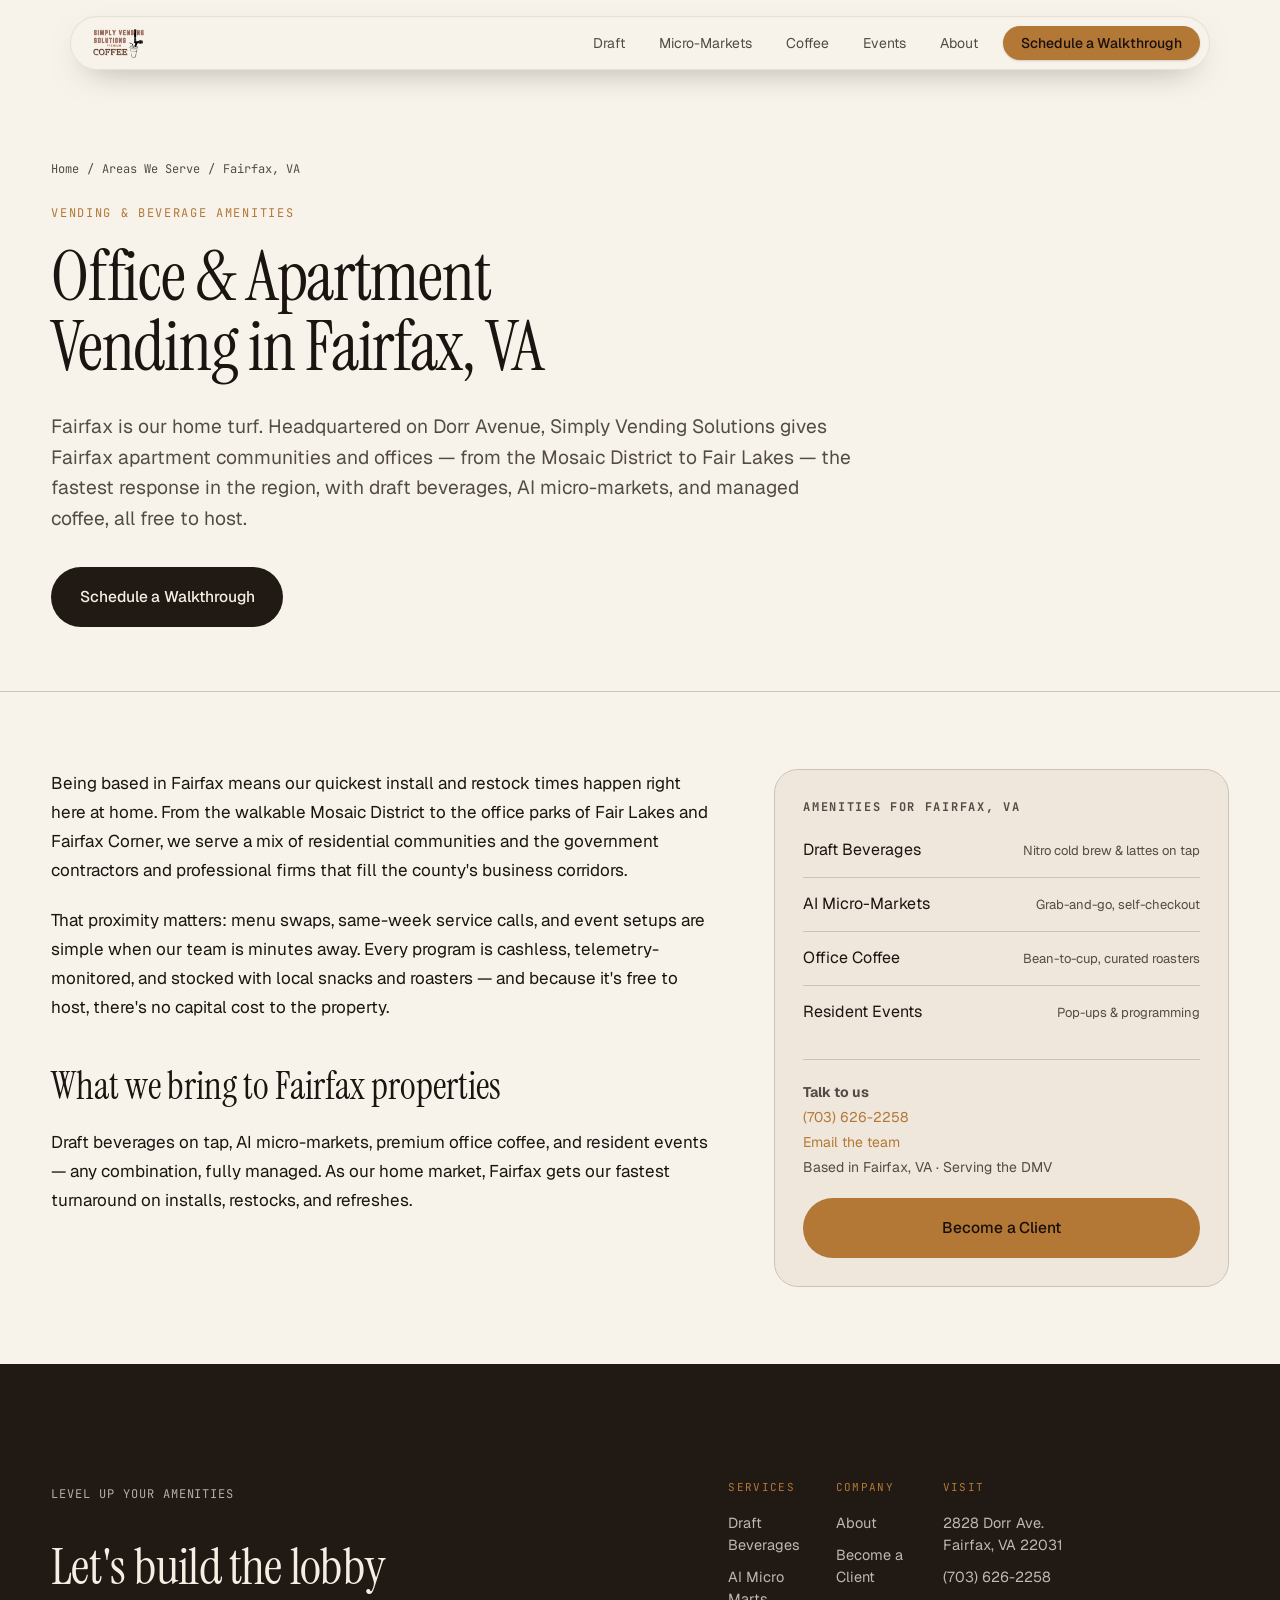
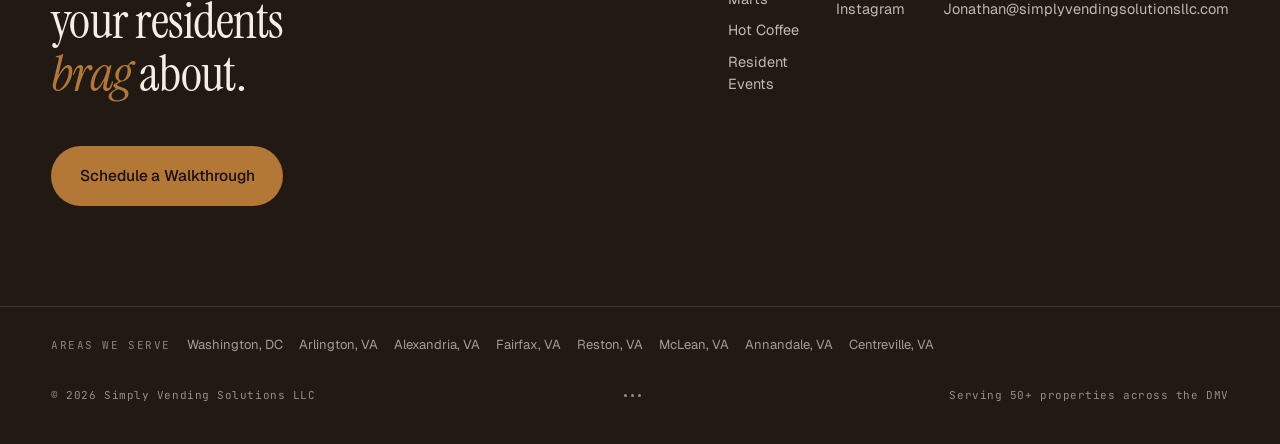
<file: vending/fairfax-va.html>
<!doctype html>
<html lang="en">
<head>
<meta charset="utf-8" />
<script>window.addEventListener("error",function(e){if(e&&e.message&&e.message.indexOf("ResizeObserver loop")!==-1){e.stopImmediatePropagation();e.preventDefault();}});</script>
<meta name="viewport" content="width=device-width, initial-scale=1" />
<meta name="theme-color" content="#f6efe4" />
<title>Office &amp; Apartment Vending in Fairfax, VA | Simply Vending Solutions</title>
<meta name="description" content="Fairfax-based vending: draft beverages, AI micro-markets, office coffee and resident events for Fairfax, VA — Mosaic District, Fair Lakes and beyond. Free-to-host, cashless, fastest local response." />
<link rel="canonical" href="https://simplyvendingsolutionsllc.com/vending/fairfax-va.html" />
<meta name="robots" content="index, follow, max-image-preview:large, max-snippet:-1, max-video-preview:-1" />
<meta property="og:type" content="website" />
<meta property="og:site_name" content="Simply Vending Solutions" />
<meta property="og:title" content="Office &amp; Apartment Vending in Fairfax, VA | Simply Vending Solutions" />
<meta property="og:description" content="Fairfax-based vending: draft beverages, AI micro-markets, office coffee and resident events for Fairfax, VA — Mosaic District, Fair Lakes and beyond. Free-to-host, cashless, fastest local response." />
<meta property="og:url" content="https://simplyvendingsolutionsllc.com/vending/fairfax-va.html" />
<meta property="og:image" content="https://simplyvendingsolutionsllc.com/assets/og-image.jpg" />
<meta property="og:locale" content="en_US" />
<meta name="twitter:card" content="summary_large_image" />
<meta name="twitter:title" content="Office &amp; Apartment Vending in Fairfax, VA | Simply Vending Solutions" />
<meta name="twitter:description" content="Fairfax-based vending: draft beverages, AI micro-markets, office coffee and resident events for Fairfax, VA — Mosaic District, Fair Lakes and beyond. Free-to-host, cashless, fastest local response." />
<meta name="twitter:image" content="https://simplyvendingsolutionsllc.com/assets/og-image.jpg" />
<script type="application/ld+json">{"@context":"https://schema.org","@type":"LocalBusiness","@id":"https://simplyvendingsolutionsllc.com/#business","name":"Simply Vending Solutions LLC","image":"https://simplyvendingsolutionsllc.com/assets/og-image.jpg","logo":"https://simplyvendingsolutionsllc.com/assets/svs-logo-full-trim.png","url":"https://simplyvendingsolutionsllc.com/","email":"Jonathan@simplyvendingsolutionsllc.com","telephone":"+1-703-626-2258","priceRange":"$$","foundingDate":"2014","address":{"@type":"PostalAddress","streetAddress":"2828 Dorr Ave","addressLocality":"Fairfax","addressRegion":"VA","postalCode":"22031","addressCountry":"US"},"areaServed":[{"@type":"City","name":"Washington, DC"},{"@type":"City","name":"Arlington, VA"},{"@type":"City","name":"Alexandria, VA"},{"@type":"City","name":"Fairfax, VA"},{"@type":"City","name":"Reston, VA"},{"@type":"City","name":"McLean, VA"},{"@type":"City","name":"Annandale, VA"},{"@type":"City","name":"Centreville, VA"}],"sameAs":["https://www.instagram.com/simplyvendingsolutionsllc/"]}</script>
<script type="application/ld+json">{"@context":"https://schema.org","@type":"Service","serviceType":"Office &amp; Apartment Beverage and Vending Amenities","name":"Vending & Beverage Amenities in Fairfax, VA","description":"Fairfax-based vending: draft beverages, AI micro-markets, office coffee and resident events for Fairfax, VA — Mosaic District, Fair Lakes and beyond. Free-to-host, cashless, fastest local response.","provider":{"@type":"LocalBusiness","@id":"https://simplyvendingsolutionsllc.com/#business","name":"Simply Vending Solutions LLC"},"areaServed":{"@type":"City","name":"Fairfax, VA"},"url":"https://simplyvendingsolutionsllc.com/vending/fairfax-va.html"}</script>
<script type="application/ld+json">{"@context":"https://schema.org","@type":"BreadcrumbList","itemListElement":[{"@type":"ListItem","position":1,"name":"Home","item":"https://simplyvendingsolutionsllc.com/"},{"@type":"ListItem","position":2,"name":"Fairfax, VA","item":"https://simplyvendingsolutionsllc.com/vending/fairfax-va.html"}]}</script>
<script async src="https://www.googletagmanager.com/gtag/js?id=G-VSLWJH6SY0"></script>
<script>window.dataLayer=window.dataLayer||[];function gtag(){dataLayer.push(arguments);}gtag('js',new Date());gtag('config','G-VSLWJH6SY0');</script>
<script>(function(){var l=document.createElement('link');l.rel='stylesheet';l.href='../assets/svs-app.css'+(location.search||'');document.head.appendChild(l);})();</script>
</head>
<body>
<header class="svs-cp-nav">
<div class="svs-cp-nav-inner">
<a href="../index.html" class="svs-cp-nav-logo" aria-label="Simply Vending Solutions — home"><img data-src="../assets/svs-logo-full-trim.png" alt="Simply Vending Solutions" /></a>
<nav class="svs-cp-nav-links" aria-label="Primary"><a href="../services/draft-beverages.html">Draft</a><a href="../services/micro-markets.html">Micro-Markets</a><a href="../services/coffee-service.html">Coffee</a><a href="../services/events-catering.html">Events</a><a href="../about.html">About</a><a href="../contact.html" class="svs-cp-nav-cta">Schedule a Walkthrough</a></nav>
</div>
</header>
<main class="svs-cp">
<section class="svs-cp-hero">
<div class="svs-container">
<nav class="svs-cp-crumb" aria-label="Breadcrumb"><a href="../index.html">Home</a><span>/</span><span>Areas We Serve</span><span>/</span><span>Fairfax, VA</span></nav>
<div class="svs-cp-eyebrow">Vending &amp; Beverage Amenities</div>
<h1 class="svs-display-lg">Office &amp; Apartment Vending in Fairfax, VA</h1>
<p class="svs-cp-lede">Fairfax is our home turf. Headquartered on Dorr Avenue, Simply Vending Solutions gives Fairfax apartment communities and offices — from the Mosaic District to Fair Lakes — the fastest response in the region, with draft beverages, AI micro-markets, and managed coffee, all free to host.</p>
<a href="../contact.html" class="svs-btn svs-btn--dark svs-btn--lg">Schedule a Walkthrough</a>
</div>
</section>
<section class="svs-cp-body">
<div class="svs-container">
<div class="svs-cp-grid">
<div class="svs-cp-prose"><p>Being based in Fairfax means our quickest install and restock times happen right here at home. From the walkable Mosaic District to the office parks of Fair Lakes and Fairfax Corner, we serve a mix of residential communities and the government contractors and professional firms that fill the county's business corridors.</p>
<p>That proximity matters: menu swaps, same-week service calls, and event setups are simple when our team is minutes away. Every program is cashless, telemetry-monitored, and stocked with local snacks and roasters — and because it's free to host, there's no capital cost to the property.</p>
<h2>What we bring to Fairfax properties</h2>
<p>Draft beverages on tap, AI micro-markets, premium office coffee, and resident events — any combination, fully managed. As our home market, Fairfax gets our fastest turnaround on installs, restocks, and refreshes.</p></div>
<aside class="svs-cp-aside">
<h3>Amenities for Fairfax, VA</h3>
<div class="svs-cp-svc"><a href="../services/draft-beverages.html">Draft Beverages<span>Nitro cold brew &amp; lattes on tap</span></a><a href="../services/micro-markets.html">AI Micro-Markets<span>Grab-and-go, self-checkout</span></a><a href="../services/coffee-service.html">Office Coffee<span>Bean-to-cup, curated roasters</span></a><a href="../services/events-catering.html">Resident Events<span>Pop-ups &amp; programming</span></a></div>
<div class="svs-cp-contact"><strong>Talk to us</strong><br/><a href="tel:+17036262258">(703) 626-2258</a><br/><a href="mailto:Jonathan@simplyvendingsolutionsllc.com">Email the team</a><br/>Based in Fairfax, VA · Serving the DMV</div>
<div class="svs-cp-cta-row"><a href="../contact.html" class="svs-btn svs-btn--accent svs-btn--lg" style="width:100%;justify-content:center;">Become a Client</a></div>
</aside>
</div>
</div>
</section>
<footer class="svs-footer">
<div class="svs-footer-top">
<div class="svs-footer-lede"><div class="svs-eyebrow svs-eyebrow--onDeep">Level up your amenities</div><h2 class="svs-display-md">Let's build the lobby your residents <em>brag</em> about.</h2><a href="../contact.html" class="svs-btn svs-btn--accent svs-btn--lg">Schedule a Walkthrough</a></div>
<div class="svs-footer-meta">
<div class="svs-footer-col"><div class="svs-footer-label">Services</div><a href="../services/draft-beverages.html">Draft Beverages</a><a href="../services/micro-markets.html">AI Micro Marts</a><a href="../services/coffee-service.html">Hot Coffee</a><a href="../services/events-catering.html">Resident Events</a></div>
<div class="svs-footer-col"><div class="svs-footer-label">Company</div><a href="../about.html">About</a><a href="../contact.html">Become a Client</a><a href="https://www.instagram.com/simplyvendingsolutionsllc/" target="_blank" rel="noreferrer">Instagram</a></div>
<div class="svs-footer-col"><div class="svs-footer-label">Visit</div><p>2828 Dorr Ave.<br/>Fairfax, VA 22031</p><a href="tel:+17036262258">(703) 626-2258</a><a href="mailto:Jonathan@simplyvendingsolutionsllc.com">Jonathan@simplyvendingsolutionsllc.com</a></div>
</div></div>
<nav class="svs-footer-areas" aria-label="Service areas"><span class="svs-footer-areas-label">Areas we serve</span><span class="svs-footer-areas-links"><a href="washington-dc.html">Washington, DC</a><a href="arlington-va.html">Arlington, VA</a><a href="alexandria-va.html">Alexandria, VA</a><a href="fairfax-va.html">Fairfax, VA</a><a href="reston-va.html">Reston, VA</a><a href="mclean-va.html">McLean, VA</a><a href="annandale-va.html">Annandale, VA</a><a href="centreville-va.html">Centreville, VA</a></span></nav>
<div class="svs-footer-bot"><span>&copy; 2026 Simply Vending Solutions LLC</span><span class="svs-footer-dots"><i></i><i></i><i></i></span><span>Serving 50+ properties across the DMV</span></div>
</footer>
</main>
<script>(function(){var n=document.querySelector('.svs-cp-nav');if(n){var f=function(){n.classList.toggle('is-scrolled',window.scrollY>8);};f();window.addEventListener('scroll',f,{passive:true});}})();</script>
<script>(function(){var qs=location.search||'';
document.querySelectorAll('img[data-src]').forEach(function(i){var s=i.getAttribute('data-src');i.src=s+(s.indexOf('?')===-1?qs:'');});
if(!qs)return;
document.querySelectorAll('a[href]').forEach(function(a){var h=a.getAttribute('href');if(!h||/^(https?:|tel:|mailto:|#)/i.test(h)||h.indexOf('?')!==-1)return;a.setAttribute('href',h+qs);});
})();</script>
</body>
</html>
</file>
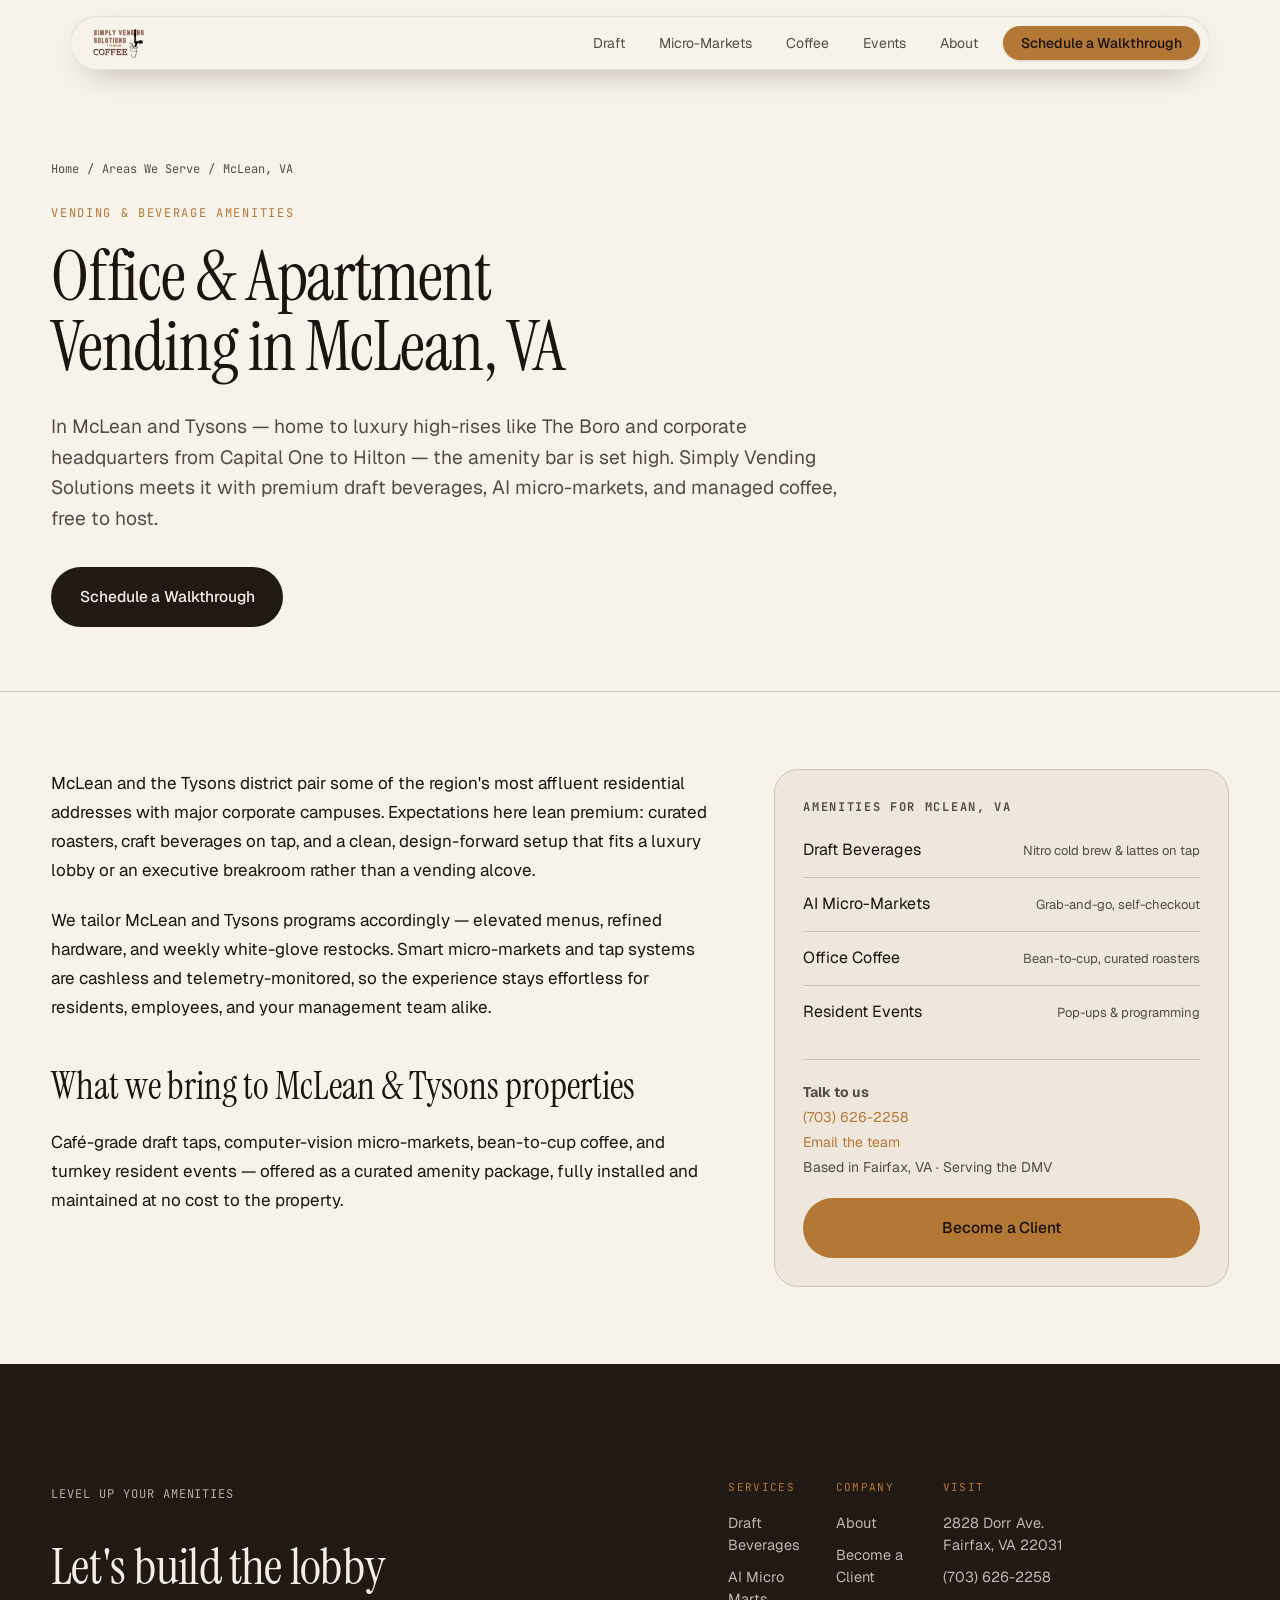
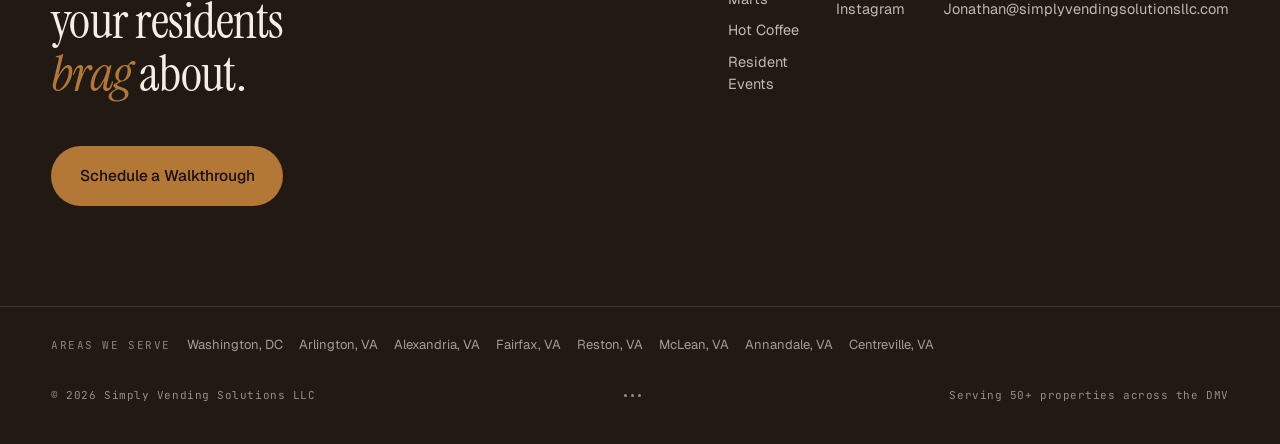
<file: vending/mclean-va.html>
<!doctype html>
<html lang="en">
<head>
<meta charset="utf-8" />
<script>window.addEventListener("error",function(e){if(e&&e.message&&e.message.indexOf("ResizeObserver loop")!==-1){e.stopImmediatePropagation();e.preventDefault();}});</script>
<meta name="viewport" content="width=device-width, initial-scale=1" />
<meta name="theme-color" content="#f6efe4" />
<title>Office &amp; Apartment Vending in McLean &amp; Tysons, VA | Simply Vending Solutions</title>
<meta name="description" content="Premium draft beverages, AI micro-markets, office coffee and resident events for McLean and Tysons, VA — luxury high-rises and corporate HQs. Free-to-host, cashless, restocked weekly." />
<link rel="canonical" href="https://simplyvendingsolutionsllc.com/vending/mclean-va.html" />
<meta name="robots" content="index, follow, max-image-preview:large, max-snippet:-1, max-video-preview:-1" />
<meta property="og:type" content="website" />
<meta property="og:site_name" content="Simply Vending Solutions" />
<meta property="og:title" content="Office &amp; Apartment Vending in McLean &amp; Tysons, VA | Simply Vending Solutions" />
<meta property="og:description" content="Premium draft beverages, AI micro-markets, office coffee and resident events for McLean and Tysons, VA — luxury high-rises and corporate HQs. Free-to-host, cashless, restocked weekly." />
<meta property="og:url" content="https://simplyvendingsolutionsllc.com/vending/mclean-va.html" />
<meta property="og:image" content="https://simplyvendingsolutionsllc.com/assets/og-image.jpg" />
<meta property="og:locale" content="en_US" />
<meta name="twitter:card" content="summary_large_image" />
<meta name="twitter:title" content="Office &amp; Apartment Vending in McLean &amp; Tysons, VA | Simply Vending Solutions" />
<meta name="twitter:description" content="Premium draft beverages, AI micro-markets, office coffee and resident events for McLean and Tysons, VA — luxury high-rises and corporate HQs. Free-to-host, cashless, restocked weekly." />
<meta name="twitter:image" content="https://simplyvendingsolutionsllc.com/assets/og-image.jpg" />
<script type="application/ld+json">{"@context":"https://schema.org","@type":"LocalBusiness","@id":"https://simplyvendingsolutionsllc.com/#business","name":"Simply Vending Solutions LLC","image":"https://simplyvendingsolutionsllc.com/assets/og-image.jpg","logo":"https://simplyvendingsolutionsllc.com/assets/svs-logo-full-trim.png","url":"https://simplyvendingsolutionsllc.com/","email":"Jonathan@simplyvendingsolutionsllc.com","telephone":"+1-703-626-2258","priceRange":"$$","foundingDate":"2014","address":{"@type":"PostalAddress","streetAddress":"2828 Dorr Ave","addressLocality":"Fairfax","addressRegion":"VA","postalCode":"22031","addressCountry":"US"},"areaServed":[{"@type":"City","name":"Washington, DC"},{"@type":"City","name":"Arlington, VA"},{"@type":"City","name":"Alexandria, VA"},{"@type":"City","name":"Fairfax, VA"},{"@type":"City","name":"Reston, VA"},{"@type":"City","name":"McLean, VA"},{"@type":"City","name":"Annandale, VA"},{"@type":"City","name":"Centreville, VA"}],"sameAs":["https://www.instagram.com/simplyvendingsolutionsllc/"]}</script>
<script type="application/ld+json">{"@context":"https://schema.org","@type":"Service","serviceType":"Office &amp; Apartment Beverage and Vending Amenities","name":"Vending & Beverage Amenities in McLean, VA","description":"Premium draft beverages, AI micro-markets, office coffee and resident events for McLean and Tysons, VA — luxury high-rises and corporate HQs. Free-to-host, cashless, restocked weekly.","provider":{"@type":"LocalBusiness","@id":"https://simplyvendingsolutionsllc.com/#business","name":"Simply Vending Solutions LLC"},"areaServed":{"@type":"City","name":"McLean, VA"},"url":"https://simplyvendingsolutionsllc.com/vending/mclean-va.html"}</script>
<script type="application/ld+json">{"@context":"https://schema.org","@type":"BreadcrumbList","itemListElement":[{"@type":"ListItem","position":1,"name":"Home","item":"https://simplyvendingsolutionsllc.com/"},{"@type":"ListItem","position":2,"name":"McLean, VA","item":"https://simplyvendingsolutionsllc.com/vending/mclean-va.html"}]}</script>
<script async src="https://www.googletagmanager.com/gtag/js?id=G-VSLWJH6SY0"></script>
<script>window.dataLayer=window.dataLayer||[];function gtag(){dataLayer.push(arguments);}gtag('js',new Date());gtag('config','G-VSLWJH6SY0');</script>
<script>(function(){var l=document.createElement('link');l.rel='stylesheet';l.href='../assets/svs-app.css'+(location.search||'');document.head.appendChild(l);})();</script>
</head>
<body>
<header class="svs-cp-nav">
<div class="svs-cp-nav-inner">
<a href="../index.html" class="svs-cp-nav-logo" aria-label="Simply Vending Solutions — home"><img data-src="../assets/svs-logo-full-trim.png" alt="Simply Vending Solutions" /></a>
<nav class="svs-cp-nav-links" aria-label="Primary"><a href="../services/draft-beverages.html">Draft</a><a href="../services/micro-markets.html">Micro-Markets</a><a href="../services/coffee-service.html">Coffee</a><a href="../services/events-catering.html">Events</a><a href="../about.html">About</a><a href="../contact.html" class="svs-cp-nav-cta">Schedule a Walkthrough</a></nav>
</div>
</header>
<main class="svs-cp">
<section class="svs-cp-hero">
<div class="svs-container">
<nav class="svs-cp-crumb" aria-label="Breadcrumb"><a href="../index.html">Home</a><span>/</span><span>Areas We Serve</span><span>/</span><span>McLean, VA</span></nav>
<div class="svs-cp-eyebrow">Vending &amp; Beverage Amenities</div>
<h1 class="svs-display-lg">Office &amp; Apartment Vending in McLean, VA</h1>
<p class="svs-cp-lede">In McLean and Tysons — home to luxury high-rises like The Boro and corporate headquarters from Capital One to Hilton — the amenity bar is set high. Simply Vending Solutions meets it with premium draft beverages, AI micro-markets, and managed coffee, free to host.</p>
<a href="../contact.html" class="svs-btn svs-btn--dark svs-btn--lg">Schedule a Walkthrough</a>
</div>
</section>
<section class="svs-cp-body">
<div class="svs-container">
<div class="svs-cp-grid">
<div class="svs-cp-prose"><p>McLean and the Tysons district pair some of the region's most affluent residential addresses with major corporate campuses. Expectations here lean premium: curated roasters, craft beverages on tap, and a clean, design-forward setup that fits a luxury lobby or an executive breakroom rather than a vending alcove.</p>
<p>We tailor McLean and Tysons programs accordingly — elevated menus, refined hardware, and weekly white-glove restocks. Smart micro-markets and tap systems are cashless and telemetry-monitored, so the experience stays effortless for residents, employees, and your management team alike.</p>
<h2>What we bring to McLean & Tysons properties</h2>
<p>Café-grade draft taps, computer-vision micro-markets, bean-to-cup coffee, and turnkey resident events — offered as a curated amenity package, fully installed and maintained at no cost to the property.</p></div>
<aside class="svs-cp-aside">
<h3>Amenities for McLean, VA</h3>
<div class="svs-cp-svc"><a href="../services/draft-beverages.html">Draft Beverages<span>Nitro cold brew &amp; lattes on tap</span></a><a href="../services/micro-markets.html">AI Micro-Markets<span>Grab-and-go, self-checkout</span></a><a href="../services/coffee-service.html">Office Coffee<span>Bean-to-cup, curated roasters</span></a><a href="../services/events-catering.html">Resident Events<span>Pop-ups &amp; programming</span></a></div>
<div class="svs-cp-contact"><strong>Talk to us</strong><br/><a href="tel:+17036262258">(703) 626-2258</a><br/><a href="mailto:Jonathan@simplyvendingsolutionsllc.com">Email the team</a><br/>Based in Fairfax, VA · Serving the DMV</div>
<div class="svs-cp-cta-row"><a href="../contact.html" class="svs-btn svs-btn--accent svs-btn--lg" style="width:100%;justify-content:center;">Become a Client</a></div>
</aside>
</div>
</div>
</section>
<footer class="svs-footer">
<div class="svs-footer-top">
<div class="svs-footer-lede"><div class="svs-eyebrow svs-eyebrow--onDeep">Level up your amenities</div><h2 class="svs-display-md">Let's build the lobby your residents <em>brag</em> about.</h2><a href="../contact.html" class="svs-btn svs-btn--accent svs-btn--lg">Schedule a Walkthrough</a></div>
<div class="svs-footer-meta">
<div class="svs-footer-col"><div class="svs-footer-label">Services</div><a href="../services/draft-beverages.html">Draft Beverages</a><a href="../services/micro-markets.html">AI Micro Marts</a><a href="../services/coffee-service.html">Hot Coffee</a><a href="../services/events-catering.html">Resident Events</a></div>
<div class="svs-footer-col"><div class="svs-footer-label">Company</div><a href="../about.html">About</a><a href="../contact.html">Become a Client</a><a href="https://www.instagram.com/simplyvendingsolutionsllc/" target="_blank" rel="noreferrer">Instagram</a></div>
<div class="svs-footer-col"><div class="svs-footer-label">Visit</div><p>2828 Dorr Ave.<br/>Fairfax, VA 22031</p><a href="tel:+17036262258">(703) 626-2258</a><a href="mailto:Jonathan@simplyvendingsolutionsllc.com">Jonathan@simplyvendingsolutionsllc.com</a></div>
</div></div>
<nav class="svs-footer-areas" aria-label="Service areas"><span class="svs-footer-areas-label">Areas we serve</span><span class="svs-footer-areas-links"><a href="washington-dc.html">Washington, DC</a><a href="arlington-va.html">Arlington, VA</a><a href="alexandria-va.html">Alexandria, VA</a><a href="fairfax-va.html">Fairfax, VA</a><a href="reston-va.html">Reston, VA</a><a href="mclean-va.html">McLean, VA</a><a href="annandale-va.html">Annandale, VA</a><a href="centreville-va.html">Centreville, VA</a></span></nav>
<div class="svs-footer-bot"><span>&copy; 2026 Simply Vending Solutions LLC</span><span class="svs-footer-dots"><i></i><i></i><i></i></span><span>Serving 50+ properties across the DMV</span></div>
</footer>
</main>
<script>(function(){var n=document.querySelector('.svs-cp-nav');if(n){var f=function(){n.classList.toggle('is-scrolled',window.scrollY>8);};f();window.addEventListener('scroll',f,{passive:true});}})();</script>
<script>(function(){var qs=location.search||'';
document.querySelectorAll('img[data-src]').forEach(function(i){var s=i.getAttribute('data-src');i.src=s+(s.indexOf('?')===-1?qs:'');});
if(!qs)return;
document.querySelectorAll('a[href]').forEach(function(a){var h=a.getAttribute('href');if(!h||/^(https?:|tel:|mailto:|#)/i.test(h)||h.indexOf('?')!==-1)return;a.setAttribute('href',h+qs);});
})();</script>
</body>
</html>
</file>
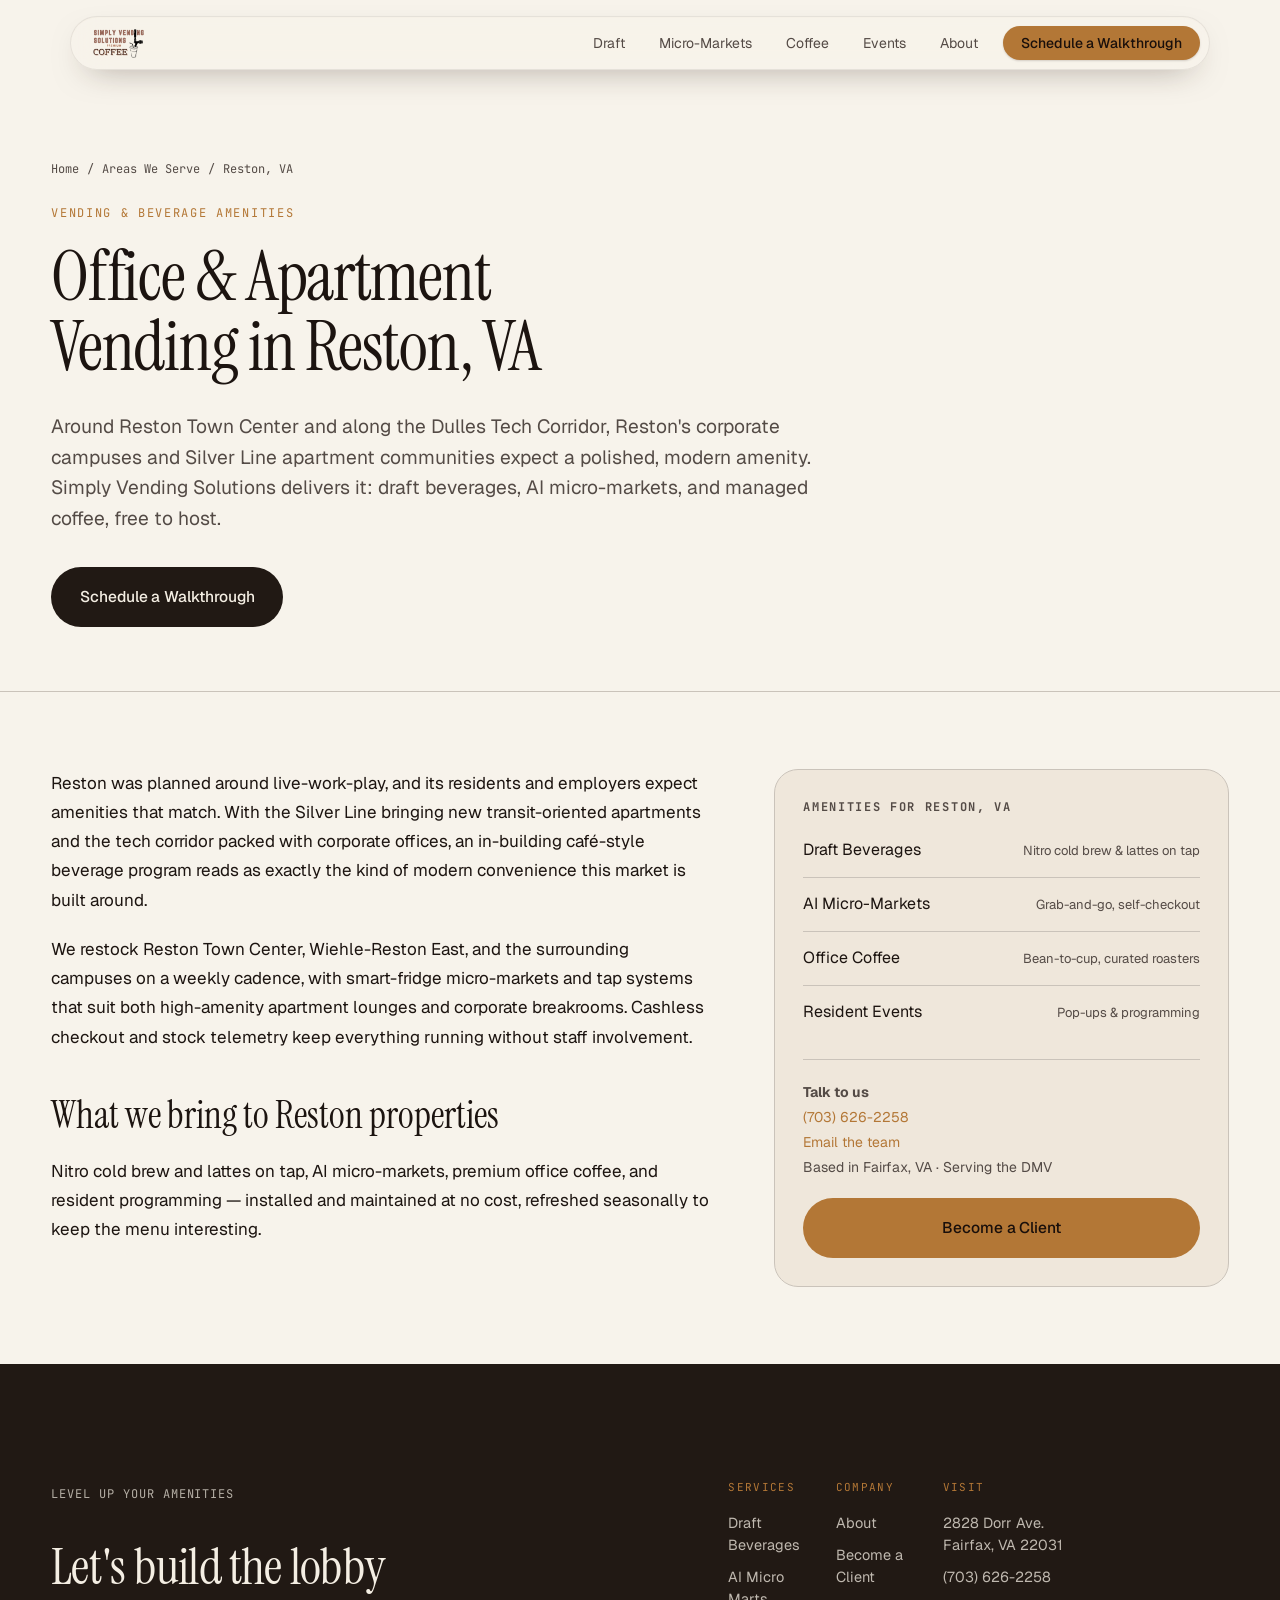
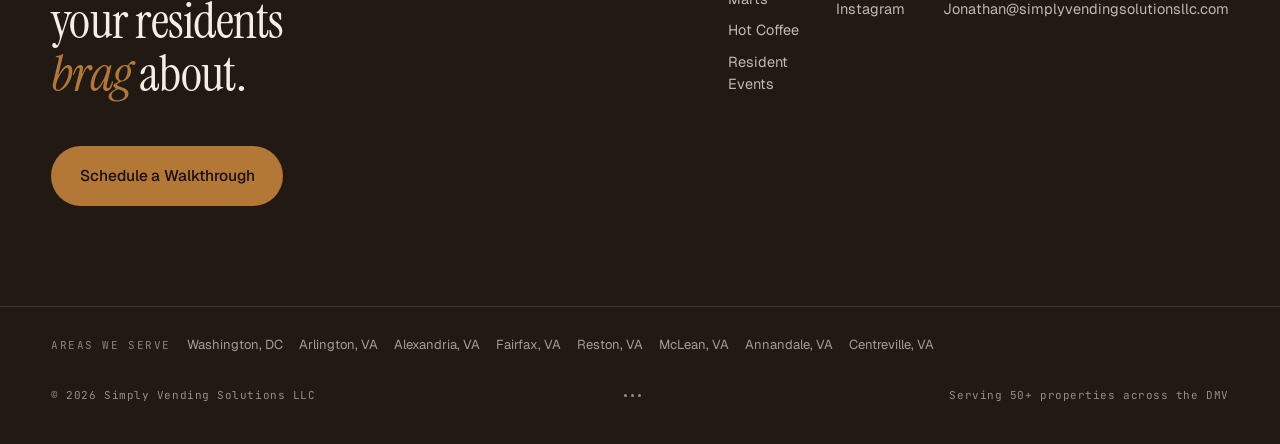
<file: vending/reston-va.html>
<!doctype html>
<html lang="en">
<head>
<meta charset="utf-8" />
<script>window.addEventListener("error",function(e){if(e&&e.message&&e.message.indexOf("ResizeObserver loop")!==-1){e.stopImmediatePropagation();e.preventDefault();}});</script>
<meta name="viewport" content="width=device-width, initial-scale=1" />
<meta name="theme-color" content="#f6efe4" />
<title>Office &amp; Apartment Vending in Reston, VA | Simply Vending Solutions</title>
<meta name="description" content="Draft beverages, AI micro-markets, office coffee and resident events for Reston, VA — Reston Town Center, the Dulles Tech Corridor and Silver Line communities. Free-to-host, cashless, restocked weekly." />
<link rel="canonical" href="https://simplyvendingsolutionsllc.com/vending/reston-va.html" />
<meta name="robots" content="index, follow, max-image-preview:large, max-snippet:-1, max-video-preview:-1" />
<meta property="og:type" content="website" />
<meta property="og:site_name" content="Simply Vending Solutions" />
<meta property="og:title" content="Office &amp; Apartment Vending in Reston, VA | Simply Vending Solutions" />
<meta property="og:description" content="Draft beverages, AI micro-markets, office coffee and resident events for Reston, VA — Reston Town Center, the Dulles Tech Corridor and Silver Line communities. Free-to-host, cashless, restocked weekly." />
<meta property="og:url" content="https://simplyvendingsolutionsllc.com/vending/reston-va.html" />
<meta property="og:image" content="https://simplyvendingsolutionsllc.com/assets/og-image.jpg" />
<meta property="og:locale" content="en_US" />
<meta name="twitter:card" content="summary_large_image" />
<meta name="twitter:title" content="Office &amp; Apartment Vending in Reston, VA | Simply Vending Solutions" />
<meta name="twitter:description" content="Draft beverages, AI micro-markets, office coffee and resident events for Reston, VA — Reston Town Center, the Dulles Tech Corridor and Silver Line communities. Free-to-host, cashless, restocked weekly." />
<meta name="twitter:image" content="https://simplyvendingsolutionsllc.com/assets/og-image.jpg" />
<script type="application/ld+json">{"@context":"https://schema.org","@type":"LocalBusiness","@id":"https://simplyvendingsolutionsllc.com/#business","name":"Simply Vending Solutions LLC","image":"https://simplyvendingsolutionsllc.com/assets/og-image.jpg","logo":"https://simplyvendingsolutionsllc.com/assets/svs-logo-full-trim.png","url":"https://simplyvendingsolutionsllc.com/","email":"Jonathan@simplyvendingsolutionsllc.com","telephone":"+1-703-626-2258","priceRange":"$$","foundingDate":"2014","address":{"@type":"PostalAddress","streetAddress":"2828 Dorr Ave","addressLocality":"Fairfax","addressRegion":"VA","postalCode":"22031","addressCountry":"US"},"areaServed":[{"@type":"City","name":"Washington, DC"},{"@type":"City","name":"Arlington, VA"},{"@type":"City","name":"Alexandria, VA"},{"@type":"City","name":"Fairfax, VA"},{"@type":"City","name":"Reston, VA"},{"@type":"City","name":"McLean, VA"},{"@type":"City","name":"Annandale, VA"},{"@type":"City","name":"Centreville, VA"}],"sameAs":["https://www.instagram.com/simplyvendingsolutionsllc/"]}</script>
<script type="application/ld+json">{"@context":"https://schema.org","@type":"Service","serviceType":"Office &amp; Apartment Beverage and Vending Amenities","name":"Vending & Beverage Amenities in Reston, VA","description":"Draft beverages, AI micro-markets, office coffee and resident events for Reston, VA — Reston Town Center, the Dulles Tech Corridor and Silver Line communities. Free-to-host, cashless, restocked weekly.","provider":{"@type":"LocalBusiness","@id":"https://simplyvendingsolutionsllc.com/#business","name":"Simply Vending Solutions LLC"},"areaServed":{"@type":"City","name":"Reston, VA"},"url":"https://simplyvendingsolutionsllc.com/vending/reston-va.html"}</script>
<script type="application/ld+json">{"@context":"https://schema.org","@type":"BreadcrumbList","itemListElement":[{"@type":"ListItem","position":1,"name":"Home","item":"https://simplyvendingsolutionsllc.com/"},{"@type":"ListItem","position":2,"name":"Reston, VA","item":"https://simplyvendingsolutionsllc.com/vending/reston-va.html"}]}</script>
<script async src="https://www.googletagmanager.com/gtag/js?id=G-VSLWJH6SY0"></script>
<script>window.dataLayer=window.dataLayer||[];function gtag(){dataLayer.push(arguments);}gtag('js',new Date());gtag('config','G-VSLWJH6SY0');</script>
<script>(function(){var l=document.createElement('link');l.rel='stylesheet';l.href='../assets/svs-app.css'+(location.search||'');document.head.appendChild(l);})();</script>
</head>
<body>
<header class="svs-cp-nav">
<div class="svs-cp-nav-inner">
<a href="../index.html" class="svs-cp-nav-logo" aria-label="Simply Vending Solutions — home"><img data-src="../assets/svs-logo-full-trim.png" alt="Simply Vending Solutions" /></a>
<nav class="svs-cp-nav-links" aria-label="Primary"><a href="../services/draft-beverages.html">Draft</a><a href="../services/micro-markets.html">Micro-Markets</a><a href="../services/coffee-service.html">Coffee</a><a href="../services/events-catering.html">Events</a><a href="../about.html">About</a><a href="../contact.html" class="svs-cp-nav-cta">Schedule a Walkthrough</a></nav>
</div>
</header>
<main class="svs-cp">
<section class="svs-cp-hero">
<div class="svs-container">
<nav class="svs-cp-crumb" aria-label="Breadcrumb"><a href="../index.html">Home</a><span>/</span><span>Areas We Serve</span><span>/</span><span>Reston, VA</span></nav>
<div class="svs-cp-eyebrow">Vending &amp; Beverage Amenities</div>
<h1 class="svs-display-lg">Office &amp; Apartment Vending in Reston, VA</h1>
<p class="svs-cp-lede">Around Reston Town Center and along the Dulles Tech Corridor, Reston's corporate campuses and Silver Line apartment communities expect a polished, modern amenity. Simply Vending Solutions delivers it: draft beverages, AI micro-markets, and managed coffee, free to host.</p>
<a href="../contact.html" class="svs-btn svs-btn--dark svs-btn--lg">Schedule a Walkthrough</a>
</div>
</section>
<section class="svs-cp-body">
<div class="svs-container">
<div class="svs-cp-grid">
<div class="svs-cp-prose"><p>Reston was planned around live-work-play, and its residents and employers expect amenities that match. With the Silver Line bringing new transit-oriented apartments and the tech corridor packed with corporate offices, an in-building café-style beverage program reads as exactly the kind of modern convenience this market is built around.</p>
<p>We restock Reston Town Center, Wiehle-Reston East, and the surrounding campuses on a weekly cadence, with smart-fridge micro-markets and tap systems that suit both high-amenity apartment lounges and corporate breakrooms. Cashless checkout and stock telemetry keep everything running without staff involvement.</p>
<h2>What we bring to Reston properties</h2>
<p>Nitro cold brew and lattes on tap, AI micro-markets, premium office coffee, and resident programming — installed and maintained at no cost, refreshed seasonally to keep the menu interesting.</p></div>
<aside class="svs-cp-aside">
<h3>Amenities for Reston, VA</h3>
<div class="svs-cp-svc"><a href="../services/draft-beverages.html">Draft Beverages<span>Nitro cold brew &amp; lattes on tap</span></a><a href="../services/micro-markets.html">AI Micro-Markets<span>Grab-and-go, self-checkout</span></a><a href="../services/coffee-service.html">Office Coffee<span>Bean-to-cup, curated roasters</span></a><a href="../services/events-catering.html">Resident Events<span>Pop-ups &amp; programming</span></a></div>
<div class="svs-cp-contact"><strong>Talk to us</strong><br/><a href="tel:+17036262258">(703) 626-2258</a><br/><a href="mailto:Jonathan@simplyvendingsolutionsllc.com">Email the team</a><br/>Based in Fairfax, VA · Serving the DMV</div>
<div class="svs-cp-cta-row"><a href="../contact.html" class="svs-btn svs-btn--accent svs-btn--lg" style="width:100%;justify-content:center;">Become a Client</a></div>
</aside>
</div>
</div>
</section>
<footer class="svs-footer">
<div class="svs-footer-top">
<div class="svs-footer-lede"><div class="svs-eyebrow svs-eyebrow--onDeep">Level up your amenities</div><h2 class="svs-display-md">Let's build the lobby your residents <em>brag</em> about.</h2><a href="../contact.html" class="svs-btn svs-btn--accent svs-btn--lg">Schedule a Walkthrough</a></div>
<div class="svs-footer-meta">
<div class="svs-footer-col"><div class="svs-footer-label">Services</div><a href="../services/draft-beverages.html">Draft Beverages</a><a href="../services/micro-markets.html">AI Micro Marts</a><a href="../services/coffee-service.html">Hot Coffee</a><a href="../services/events-catering.html">Resident Events</a></div>
<div class="svs-footer-col"><div class="svs-footer-label">Company</div><a href="../about.html">About</a><a href="../contact.html">Become a Client</a><a href="https://www.instagram.com/simplyvendingsolutionsllc/" target="_blank" rel="noreferrer">Instagram</a></div>
<div class="svs-footer-col"><div class="svs-footer-label">Visit</div><p>2828 Dorr Ave.<br/>Fairfax, VA 22031</p><a href="tel:+17036262258">(703) 626-2258</a><a href="mailto:Jonathan@simplyvendingsolutionsllc.com">Jonathan@simplyvendingsolutionsllc.com</a></div>
</div></div>
<nav class="svs-footer-areas" aria-label="Service areas"><span class="svs-footer-areas-label">Areas we serve</span><span class="svs-footer-areas-links"><a href="washington-dc.html">Washington, DC</a><a href="arlington-va.html">Arlington, VA</a><a href="alexandria-va.html">Alexandria, VA</a><a href="fairfax-va.html">Fairfax, VA</a><a href="reston-va.html">Reston, VA</a><a href="mclean-va.html">McLean, VA</a><a href="annandale-va.html">Annandale, VA</a><a href="centreville-va.html">Centreville, VA</a></span></nav>
<div class="svs-footer-bot"><span>&copy; 2026 Simply Vending Solutions LLC</span><span class="svs-footer-dots"><i></i><i></i><i></i></span><span>Serving 50+ properties across the DMV</span></div>
</footer>
</main>
<script>(function(){var n=document.querySelector('.svs-cp-nav');if(n){var f=function(){n.classList.toggle('is-scrolled',window.scrollY>8);};f();window.addEventListener('scroll',f,{passive:true});}})();</script>
<script>(function(){var qs=location.search||'';
document.querySelectorAll('img[data-src]').forEach(function(i){var s=i.getAttribute('data-src');i.src=s+(s.indexOf('?')===-1?qs:'');});
if(!qs)return;
document.querySelectorAll('a[href]').forEach(function(a){var h=a.getAttribute('href');if(!h||/^(https?:|tel:|mailto:|#)/i.test(h)||h.indexOf('?')!==-1)return;a.setAttribute('href',h+qs);});
})();</script>
</body>
</html>
</file>
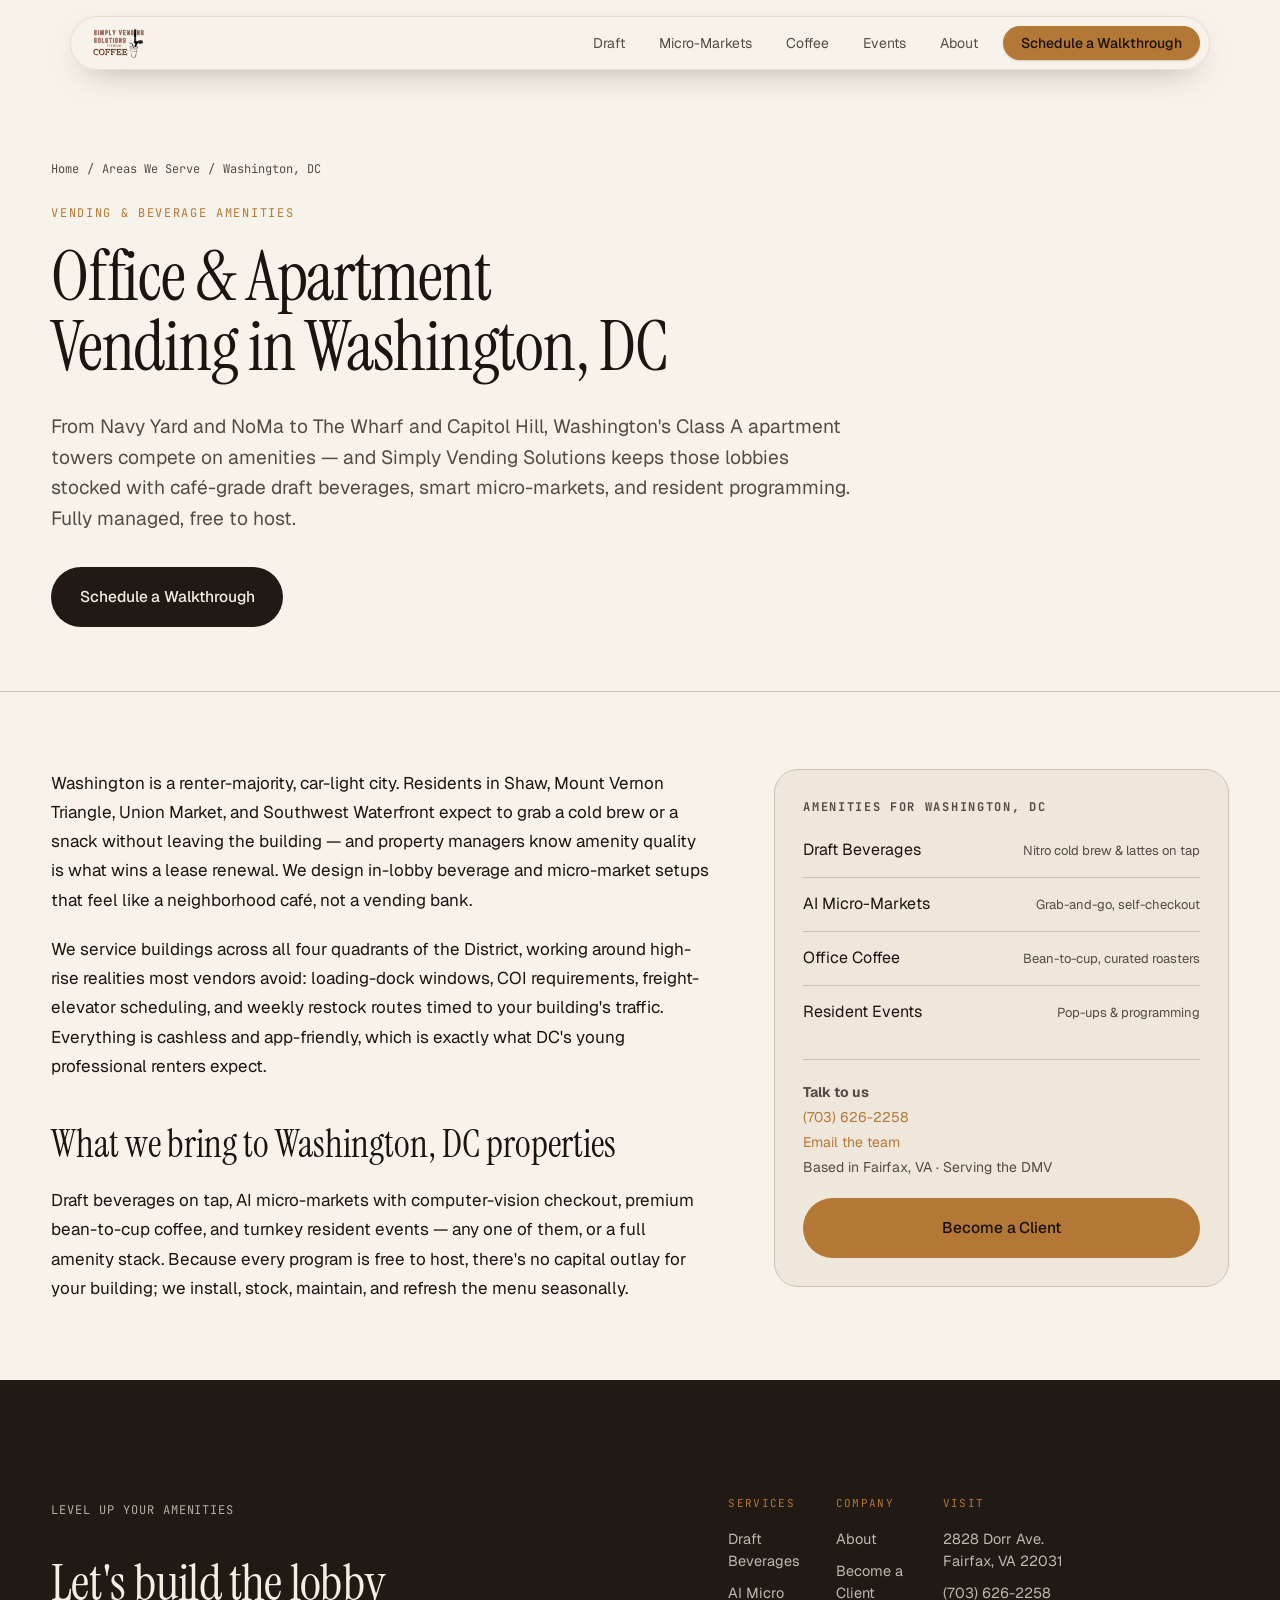
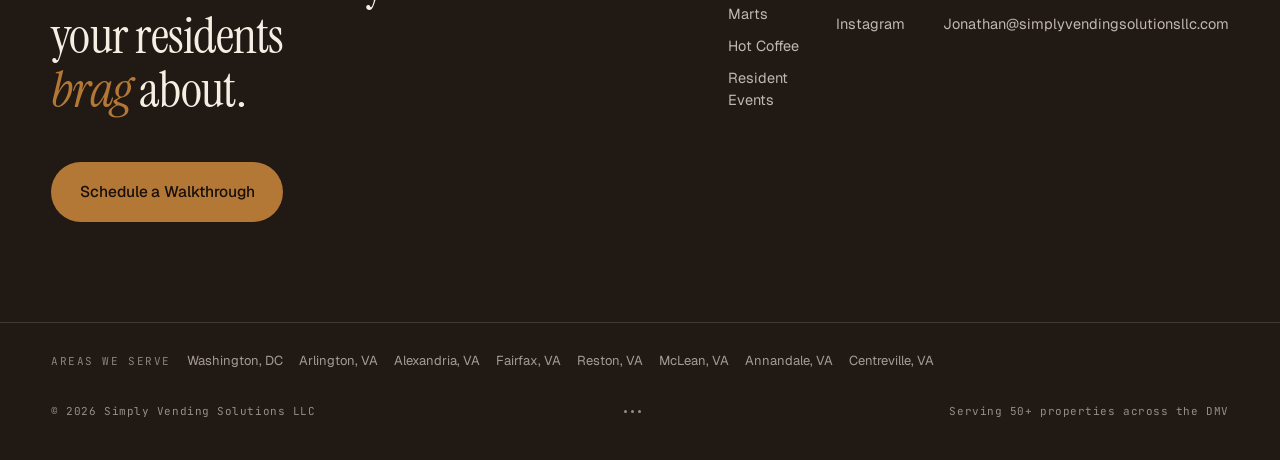
<file: vending/washington-dc.html>
<!doctype html>
<html lang="en">
<head>
<meta charset="utf-8" />
<script>window.addEventListener("error",function(e){if(e&&e.message&&e.message.indexOf("ResizeObserver loop")!==-1){e.stopImmediatePropagation();e.preventDefault();}});</script>
<meta name="viewport" content="width=device-width, initial-scale=1" />
<meta name="theme-color" content="#f6efe4" />
<title>Office &amp; Apartment Vending in Washington, DC | Simply Vending Solutions</title>
<meta name="description" content="Free-to-host draft beverages, AI micro-markets, office coffee and resident events for Washington, DC apartment towers and offices — from Navy Yard and NoMa to The Wharf. Restocked weekly, cashless." />
<link rel="canonical" href="https://simplyvendingsolutionsllc.com/vending/washington-dc.html" />
<meta name="robots" content="index, follow, max-image-preview:large, max-snippet:-1, max-video-preview:-1" />
<meta property="og:type" content="website" />
<meta property="og:site_name" content="Simply Vending Solutions" />
<meta property="og:title" content="Office &amp; Apartment Vending in Washington, DC | Simply Vending Solutions" />
<meta property="og:description" content="Free-to-host draft beverages, AI micro-markets, office coffee and resident events for Washington, DC apartment towers and offices — from Navy Yard and NoMa to The Wharf. Restocked weekly, cashless." />
<meta property="og:url" content="https://simplyvendingsolutionsllc.com/vending/washington-dc.html" />
<meta property="og:image" content="https://simplyvendingsolutionsllc.com/assets/og-image.jpg" />
<meta property="og:locale" content="en_US" />
<meta name="twitter:card" content="summary_large_image" />
<meta name="twitter:title" content="Office &amp; Apartment Vending in Washington, DC | Simply Vending Solutions" />
<meta name="twitter:description" content="Free-to-host draft beverages, AI micro-markets, office coffee and resident events for Washington, DC apartment towers and offices — from Navy Yard and NoMa to The Wharf. Restocked weekly, cashless." />
<meta name="twitter:image" content="https://simplyvendingsolutionsllc.com/assets/og-image.jpg" />
<script type="application/ld+json">{"@context":"https://schema.org","@type":"LocalBusiness","@id":"https://simplyvendingsolutionsllc.com/#business","name":"Simply Vending Solutions LLC","image":"https://simplyvendingsolutionsllc.com/assets/og-image.jpg","logo":"https://simplyvendingsolutionsllc.com/assets/svs-logo-full-trim.png","url":"https://simplyvendingsolutionsllc.com/","email":"Jonathan@simplyvendingsolutionsllc.com","telephone":"+1-703-626-2258","priceRange":"$$","foundingDate":"2014","address":{"@type":"PostalAddress","streetAddress":"2828 Dorr Ave","addressLocality":"Fairfax","addressRegion":"VA","postalCode":"22031","addressCountry":"US"},"areaServed":[{"@type":"City","name":"Washington, DC"},{"@type":"City","name":"Arlington, VA"},{"@type":"City","name":"Alexandria, VA"},{"@type":"City","name":"Fairfax, VA"},{"@type":"City","name":"Reston, VA"},{"@type":"City","name":"McLean, VA"},{"@type":"City","name":"Annandale, VA"},{"@type":"City","name":"Centreville, VA"}],"sameAs":["https://www.instagram.com/simplyvendingsolutionsllc/"]}</script>
<script type="application/ld+json">{"@context":"https://schema.org","@type":"Service","serviceType":"Office &amp; Apartment Beverage and Vending Amenities","name":"Vending & Beverage Amenities in Washington, DC","description":"Free-to-host draft beverages, AI micro-markets, office coffee and resident events for Washington, DC apartment towers and offices — from Navy Yard and NoMa to The Wharf. Restocked weekly, cashless.","provider":{"@type":"LocalBusiness","@id":"https://simplyvendingsolutionsllc.com/#business","name":"Simply Vending Solutions LLC"},"areaServed":{"@type":"City","name":"Washington, DC"},"url":"https://simplyvendingsolutionsllc.com/vending/washington-dc.html"}</script>
<script type="application/ld+json">{"@context":"https://schema.org","@type":"BreadcrumbList","itemListElement":[{"@type":"ListItem","position":1,"name":"Home","item":"https://simplyvendingsolutionsllc.com/"},{"@type":"ListItem","position":2,"name":"Washington, DC","item":"https://simplyvendingsolutionsllc.com/vending/washington-dc.html"}]}</script>
<script async src="https://www.googletagmanager.com/gtag/js?id=G-VSLWJH6SY0"></script>
<script>window.dataLayer=window.dataLayer||[];function gtag(){dataLayer.push(arguments);}gtag('js',new Date());gtag('config','G-VSLWJH6SY0');</script>
<script>(function(){var l=document.createElement('link');l.rel='stylesheet';l.href='../assets/svs-app.css'+(location.search||'');document.head.appendChild(l);})();</script>
</head>
<body>
<header class="svs-cp-nav">
<div class="svs-cp-nav-inner">
<a href="../index.html" class="svs-cp-nav-logo" aria-label="Simply Vending Solutions — home"><img data-src="../assets/svs-logo-full-trim.png" alt="Simply Vending Solutions" /></a>
<nav class="svs-cp-nav-links" aria-label="Primary"><a href="../services/draft-beverages.html">Draft</a><a href="../services/micro-markets.html">Micro-Markets</a><a href="../services/coffee-service.html">Coffee</a><a href="../services/events-catering.html">Events</a><a href="../about.html">About</a><a href="../contact.html" class="svs-cp-nav-cta">Schedule a Walkthrough</a></nav>
</div>
</header>
<main class="svs-cp">
<section class="svs-cp-hero">
<div class="svs-container">
<nav class="svs-cp-crumb" aria-label="Breadcrumb"><a href="../index.html">Home</a><span>/</span><span>Areas We Serve</span><span>/</span><span>Washington, DC</span></nav>
<div class="svs-cp-eyebrow">Vending &amp; Beverage Amenities</div>
<h1 class="svs-display-lg">Office &amp; Apartment Vending in Washington, DC</h1>
<p class="svs-cp-lede">From Navy Yard and NoMa to The Wharf and Capitol Hill, Washington's Class A apartment towers compete on amenities — and Simply Vending Solutions keeps those lobbies stocked with café-grade draft beverages, smart micro-markets, and resident programming. Fully managed, free to host.</p>
<a href="../contact.html" class="svs-btn svs-btn--dark svs-btn--lg">Schedule a Walkthrough</a>
</div>
</section>
<section class="svs-cp-body">
<div class="svs-container">
<div class="svs-cp-grid">
<div class="svs-cp-prose"><p>Washington is a renter-majority, car-light city. Residents in Shaw, Mount Vernon Triangle, Union Market, and Southwest Waterfront expect to grab a cold brew or a snack without leaving the building — and property managers know amenity quality is what wins a lease renewal. We design in-lobby beverage and micro-market setups that feel like a neighborhood café, not a vending bank.</p>
<p>We service buildings across all four quadrants of the District, working around high-rise realities most vendors avoid: loading-dock windows, COI requirements, freight-elevator scheduling, and weekly restock routes timed to your building's traffic. Everything is cashless and app-friendly, which is exactly what DC's young professional renters expect.</p>
<h2>What we bring to Washington, DC properties</h2>
<p>Draft beverages on tap, AI micro-markets with computer-vision checkout, premium bean-to-cup coffee, and turnkey resident events — any one of them, or a full amenity stack. Because every program is free to host, there's no capital outlay for your building; we install, stock, maintain, and refresh the menu seasonally.</p></div>
<aside class="svs-cp-aside">
<h3>Amenities for Washington, DC</h3>
<div class="svs-cp-svc"><a href="../services/draft-beverages.html">Draft Beverages<span>Nitro cold brew &amp; lattes on tap</span></a><a href="../services/micro-markets.html">AI Micro-Markets<span>Grab-and-go, self-checkout</span></a><a href="../services/coffee-service.html">Office Coffee<span>Bean-to-cup, curated roasters</span></a><a href="../services/events-catering.html">Resident Events<span>Pop-ups &amp; programming</span></a></div>
<div class="svs-cp-contact"><strong>Talk to us</strong><br/><a href="tel:+17036262258">(703) 626-2258</a><br/><a href="mailto:Jonathan@simplyvendingsolutionsllc.com">Email the team</a><br/>Based in Fairfax, VA · Serving the DMV</div>
<div class="svs-cp-cta-row"><a href="../contact.html" class="svs-btn svs-btn--accent svs-btn--lg" style="width:100%;justify-content:center;">Become a Client</a></div>
</aside>
</div>
</div>
</section>
<footer class="svs-footer">
<div class="svs-footer-top">
<div class="svs-footer-lede"><div class="svs-eyebrow svs-eyebrow--onDeep">Level up your amenities</div><h2 class="svs-display-md">Let's build the lobby your residents <em>brag</em> about.</h2><a href="../contact.html" class="svs-btn svs-btn--accent svs-btn--lg">Schedule a Walkthrough</a></div>
<div class="svs-footer-meta">
<div class="svs-footer-col"><div class="svs-footer-label">Services</div><a href="../services/draft-beverages.html">Draft Beverages</a><a href="../services/micro-markets.html">AI Micro Marts</a><a href="../services/coffee-service.html">Hot Coffee</a><a href="../services/events-catering.html">Resident Events</a></div>
<div class="svs-footer-col"><div class="svs-footer-label">Company</div><a href="../about.html">About</a><a href="../contact.html">Become a Client</a><a href="https://www.instagram.com/simplyvendingsolutionsllc/" target="_blank" rel="noreferrer">Instagram</a></div>
<div class="svs-footer-col"><div class="svs-footer-label">Visit</div><p>2828 Dorr Ave.<br/>Fairfax, VA 22031</p><a href="tel:+17036262258">(703) 626-2258</a><a href="mailto:Jonathan@simplyvendingsolutionsllc.com">Jonathan@simplyvendingsolutionsllc.com</a></div>
</div></div>
<nav class="svs-footer-areas" aria-label="Service areas"><span class="svs-footer-areas-label">Areas we serve</span><span class="svs-footer-areas-links"><a href="washington-dc.html">Washington, DC</a><a href="arlington-va.html">Arlington, VA</a><a href="alexandria-va.html">Alexandria, VA</a><a href="fairfax-va.html">Fairfax, VA</a><a href="reston-va.html">Reston, VA</a><a href="mclean-va.html">McLean, VA</a><a href="annandale-va.html">Annandale, VA</a><a href="centreville-va.html">Centreville, VA</a></span></nav>
<div class="svs-footer-bot"><span>&copy; 2026 Simply Vending Solutions LLC</span><span class="svs-footer-dots"><i></i><i></i><i></i></span><span>Serving 50+ properties across the DMV</span></div>
</footer>
</main>
<script>(function(){var n=document.querySelector('.svs-cp-nav');if(n){var f=function(){n.classList.toggle('is-scrolled',window.scrollY>8);};f();window.addEventListener('scroll',f,{passive:true});}})();</script>
<script>(function(){var qs=location.search||'';
document.querySelectorAll('img[data-src]').forEach(function(i){var s=i.getAttribute('data-src');i.src=s+(s.indexOf('?')===-1?qs:'');});
if(!qs)return;
document.querySelectorAll('a[href]').forEach(function(a){var h=a.getAttribute('href');if(!h||/^(https?:|tel:|mailto:|#)/i.test(h)||h.indexOf('?')!==-1)return;a.setAttribute('href',h+qs);});
})();</script>
</body>
</html>
</file>
